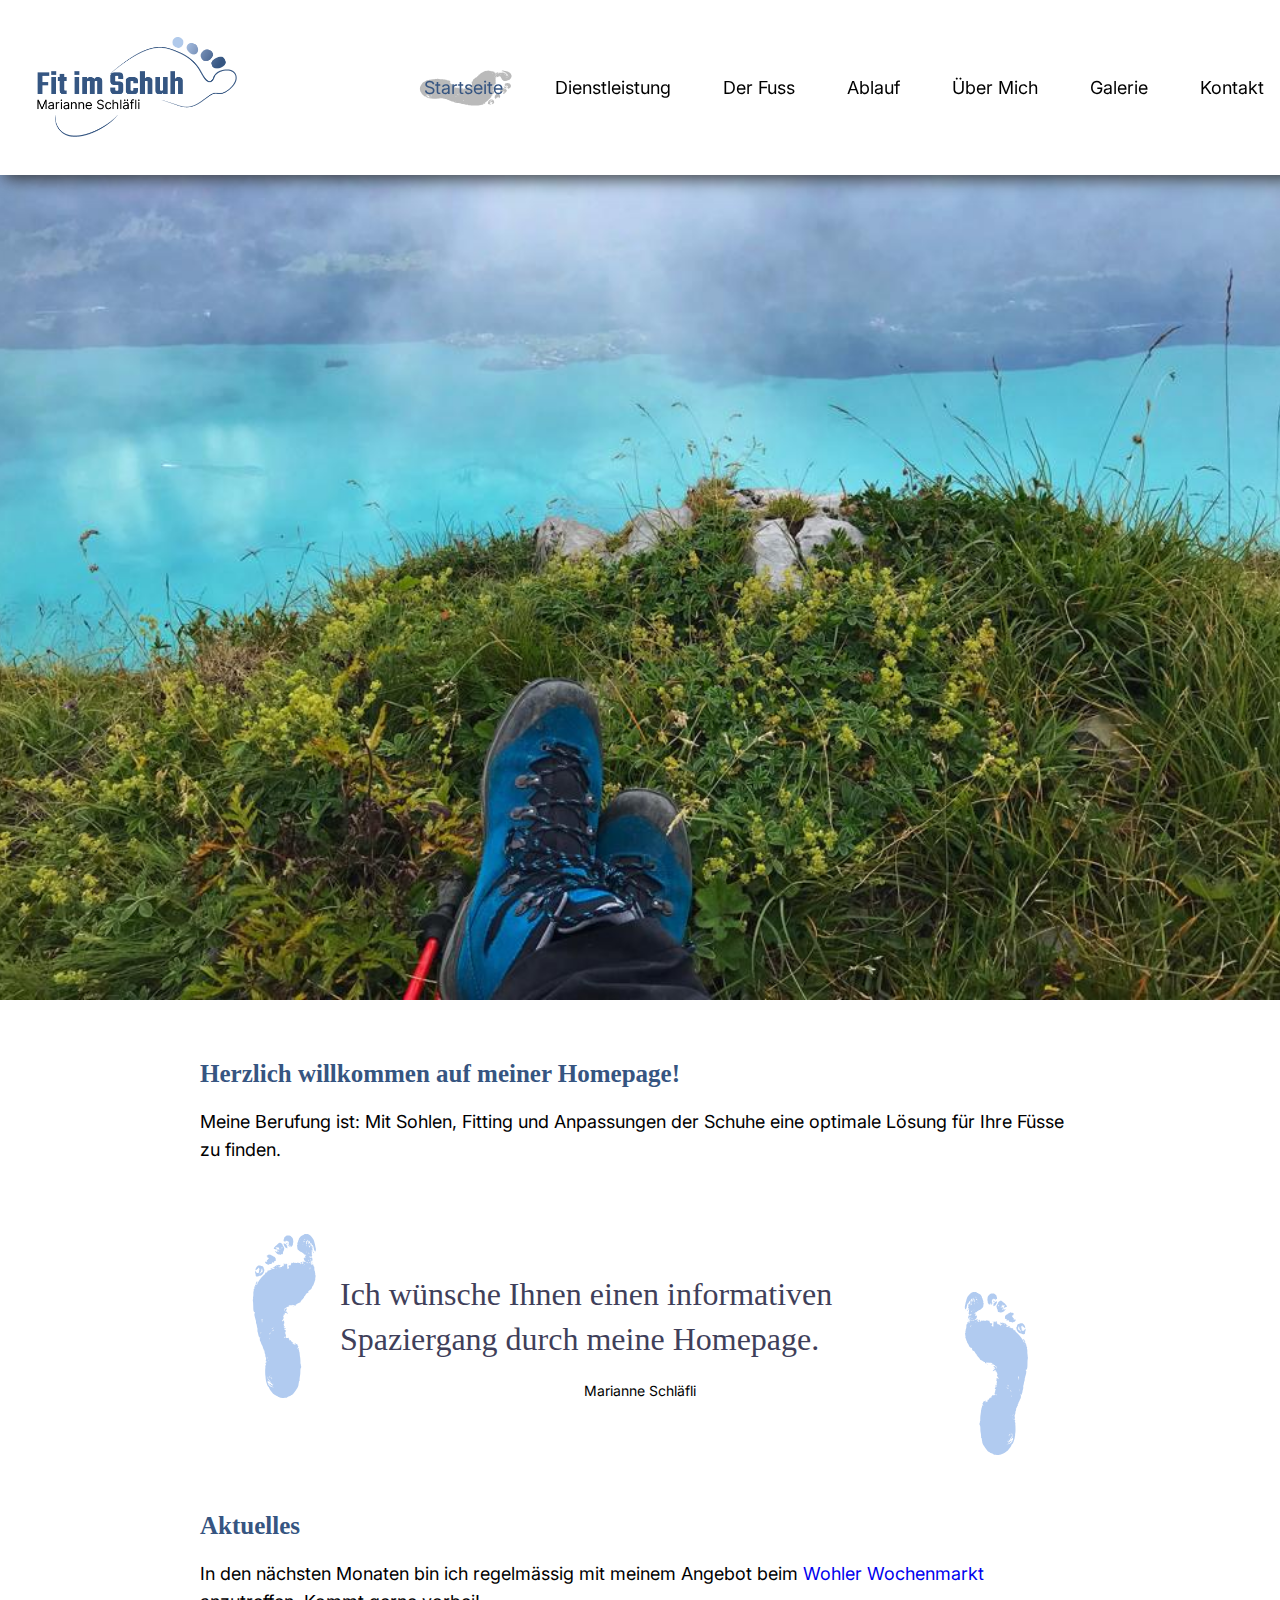
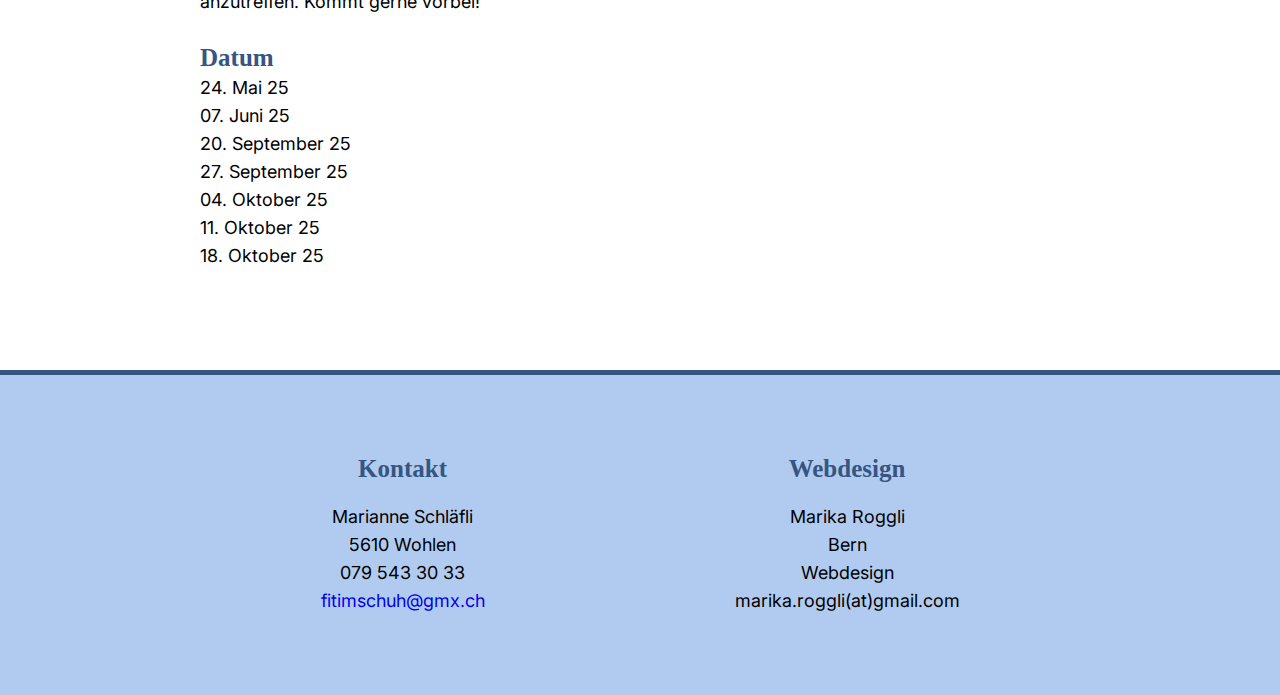
<file: index.html>
<!DOCTYPE html>
<html lang="de" dir="ltr">
    <head>
        <meta charset="utf-8">
        <meta name="viewport" content="width=device-width, initial-scale=1">
        <meta name="keywords"
            content="Fit im Schuh, Marianne Schläfli, Wohlen, Sohlen, Fitting, Organisieren von Schuhen, Hausbesuche, Fit im Schuh - Marianne Schläfli, Einlagen nach Mass, Ganganalyse, Schuhspezialistin, Schweiz">
        <meta name="google-site-verification" content="HGpnwOj1BhiejB4U1CwIhQHRUU4yH_l0emu3ajUX" />
        <link rel="icon" type="image/png" href="img/favicon.png">
        <title>Home - Marianne Schläfli</title>
        <!-- Teko -->
        <link rel="preconnect" href="https://fonts.googleapis.com">
        <link rel="preconnect" href="https://fonts.gstatic.com" crossorigin>
        <link href="https://fonts.googleapis.com/css2?family=Teko:wght@600&display=swap" rel="stylesheet">
        
        <!-- Inter -->
        <link rel="preconnect" href="https://fonts.googleapis.com">
        <link rel="preconnect" href="https://fonts.gstatic.com" crossorigin>
        <link href="https://fonts.googleapis.com/css2?family=Inter:wght@100;200;300;400;500;600;700;800;900&display=swap" rel="stylesheet">

        <!-- CSS -->
        <link href="css/style.css" rel="stylesheet">
        <link rel="stylesheet" href="https://cdnjs.cloudflare.com/ajax/libs/font-awesome/4.7.0/css/font-awesome.min.css">
    </head>
    <body>
        <header class="shadowHeader">
            <a href="index.html" class="logo">
                <img src="img/Logo.png" alt="Logo Marianne Schläfli Fit im Schuh" style="height: 100px;">
            </a>
            <div class="topnav" id="myTopnav">
                <a href="javascript:void(0);" style="width: 16px;" class="icon" onclick="myFunction()">
                    <i class="fa fa-bars"></i>
                </a>
                    <a class="categorieeins active" href="index.html">Startseite</a>
                    <a class="categoriezwei" href="dienstleistungen.html">Dienstleistung</a>
                    <a class="categorieeins" href="fuss.html">Der Fuss</a>
                    <a class="categoriezwei" href="ablauf.html">Ablauf</a>
                    <a class="categorieeins" href="uebermich.html">Über Mich</a>
                    <a class="categoriezwei" href="galerie.html">Galerie</a>
                    <a class="categorieeins" href="kontakt.html">Kontakt</a>
                </div>
        </header>
        <div class="header headerImg1">
        </div>
        <section class="container center">
            <div class="Text">
                <h3> Herzlich willkommen auf meiner Homepage!</h3>
                <p>Meine Berufung ist: Mit Sohlen, Fitting und Anpassungen der Schuhe eine optimale Lösung für Ihre Füsse zu finden.</p>
            </div>
        </section>
        <section class="container Text center">
            <blockquote>Ich wünsche Ihnen einen informativen Spaziergang durch meine Homepage.</blockquote>
            <cite>Marianne Schläfli</cite>
        </section>
        <section class="container center">
            <div class="Text">
                <h3>Aktuelles</h3>
                <p>In den nächsten Monaten bin ich regelmässig mit meinem Angebot beim <a target="_blank" href="https://wohler-wochenmarkt.ch/">Wohler Wochenmarkt</a> anzutreffen. Kommt gerne vorbei! <br><br>
                <strong>Datum</strong><br>
                    24. Mai 25 <br>
                    07. Juni 25 <br>
                    20. September 25 <br>
                    27. September 25 <br>
                    04. Oktober 25 <br>
                    11. Oktober 25 <br>
                    18. Oktober 25 <br>
                    </p>
            </div>
        </section>
        <div class="Line"></div>
        <footer>
            <div class="FooterText">
                <h3 style="text-align: center;">Kontakt</h3>
                <p style="text-align: center;">Marianne Schläfli<br>
                    5610 Wohlen<br>
                    079 543 30 33 <br>
                    <a href="mailto:mailto:fitimschuh@gmx.ch">fitimschuh@gmx.ch</a>
                </p>
            </div>
            <div>
                <h3 style="text-align: center;">Webdesign</h3>
                <p style="text-align: center;">Marika Roggli<br>
                    Bern<br>
                    Webdesign<br>
                    marika.roggli(at)gmail.com
                </p>
            </div>
        </footer>
    </body>
</html>

<script>
    function myFunction() {
      var x = document.getElementById("myTopnav");
      if (x.className === "topnav") {
        x.className += " responsive";
      } else {
        x.className = "topnav";
      }
    }
</script>
</file>
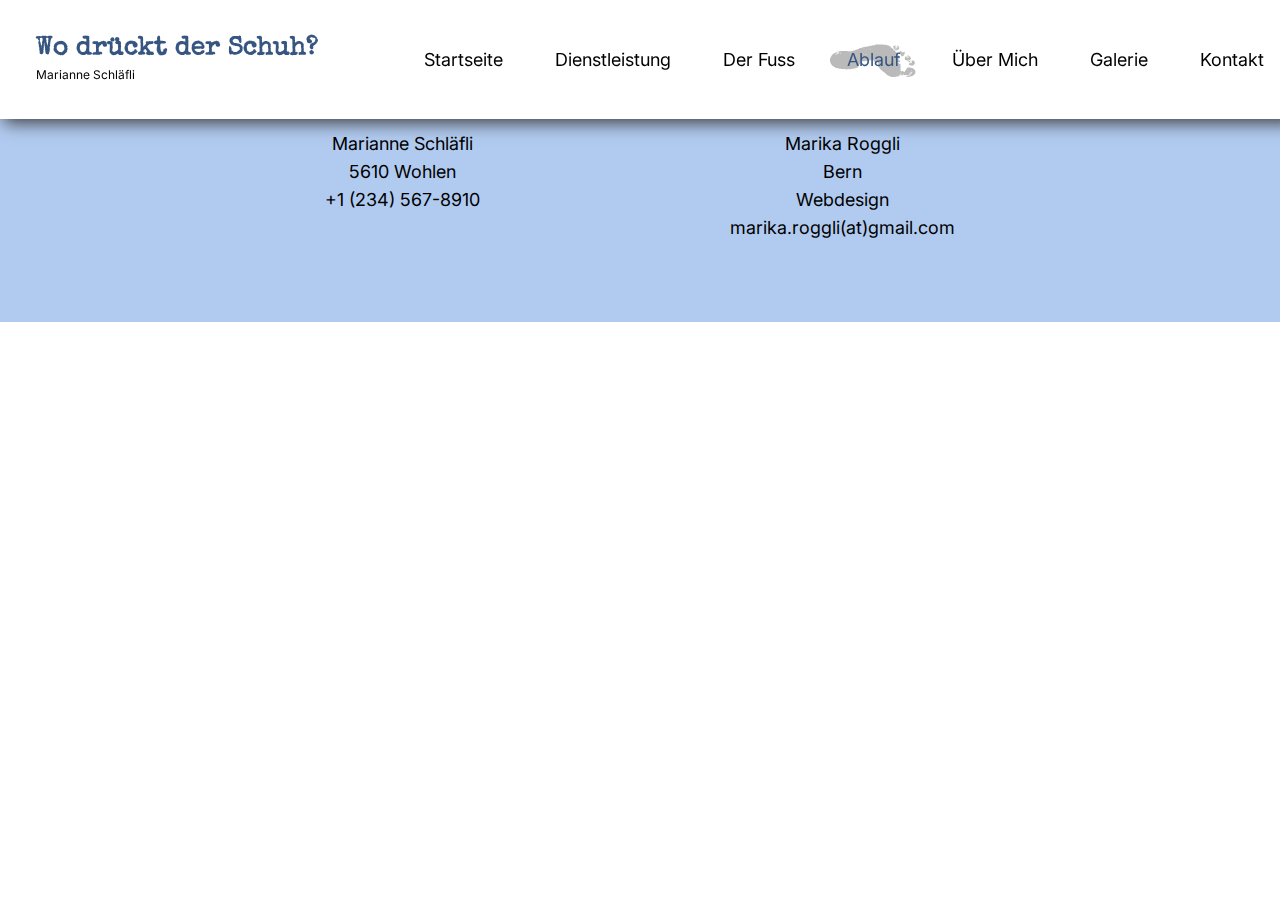
<file: ablauf.html>
<!DOCTYPE html>
<html lang="de" dir="ltr">
    <head>
        <meta charset="utf-8">
        <meta name="viewport" content="width=device-width, initial-scale=1">
        <title>Der Fuss - Marianne Schläfli</title>
        <!-- Gurajada -->
        <link rel="preconnect" href="https://fonts.googleapis.com">
        <link rel="preconnect" href="https://fonts.gstatic.com" crossorigin>
        <link href="https://fonts.googleapis.com/css2?family=Gurajada&display=swap" rel="stylesheet">

        <link rel="preconnect" href="https://fonts.googleapis.com">
        <link rel="preconnect" href="https://fonts.gstatic.com" crossorigin>
        <link href="https://fonts.googleapis.com/css2?family=Special+Elite&display=swap" rel="stylesheet">
        
        <!-- Inter -->
        <link rel="preconnect" href="https://fonts.googleapis.com">
        <link rel="preconnect" href="https://fonts.gstatic.com" crossorigin>
        <link href="https://fonts.googleapis.com/css2?family=Inter:wght@100;200;300;400;500;600;700;800;900&display=swap" rel="stylesheet">

        <!-- CSS -->
        <link href="style.css" rel="stylesheet">
        <link rel="stylesheet" href="https://cdnjs.cloudflare.com/ajax/libs/font-awesome/4.7.0/css/font-awesome.min.css">
    </head>
    <body>
        <header class="shadowHeader">
            <a href="#default" class="logo">
                <h1>Wo drückt der Schuh?</h1>
                <h2>Marianne Schläfli</h2>
            </a>
            <div class="topnav" id="myTopnav">
                <a href="javascript:void(0);" style="width: 16px;" class="icon" onclick="myFunction()">
                    <i class="fa fa-bars"></i>
                </a>
                    <a class="categorieeins" href="index.html">Startseite</a>
                    <a class="categoriezwei" href="dienstleistungen.html">Dienstleistung</a>
                    <a class="categorieeins" href="fuss.html">Der Fuss</a>
                    <a class="categoriezwei active" href="ablauf.html">Ablauf</a>
                    <a class="categorieeins" href="#überMich">Über Mich</a>
                    <a class="categoriezwei" href="#galerie">Galerie</a>
                    <a class="categorieeins" href="#kontakt">Kontakt</a>
                </div>
        </header>
        <div class="headerImg">
        </div>

        <div class="Line"></div>
        <footer>
            <div class="FooterText">
                <h3 style="text-align: center;">Kontakt</h3>
                <p style="text-align: center;">Marianne Schläfli<br>
                    5610 Wohlen<br>
                    +1 (234) 567-8910
                </p>
            </div>
            <div>
                <h3 style="text-align: center;">Webdesign</h3>
                <p style="text-align: center;">Marika Roggli<br>
                    Bern<br>
                    Webdesign<br>
                    marika.roggli(at)gmail.com
                </p>
            </div>
        </footer>
    </body>
</html>

<script>
    function myFunction() {
      var x = document.getElementById("myTopnav");
      if (x.className === "topnav") {
        x.className += " responsive";
      } else {
        x.className = "topnav";
      }
    }
</script>
</file>
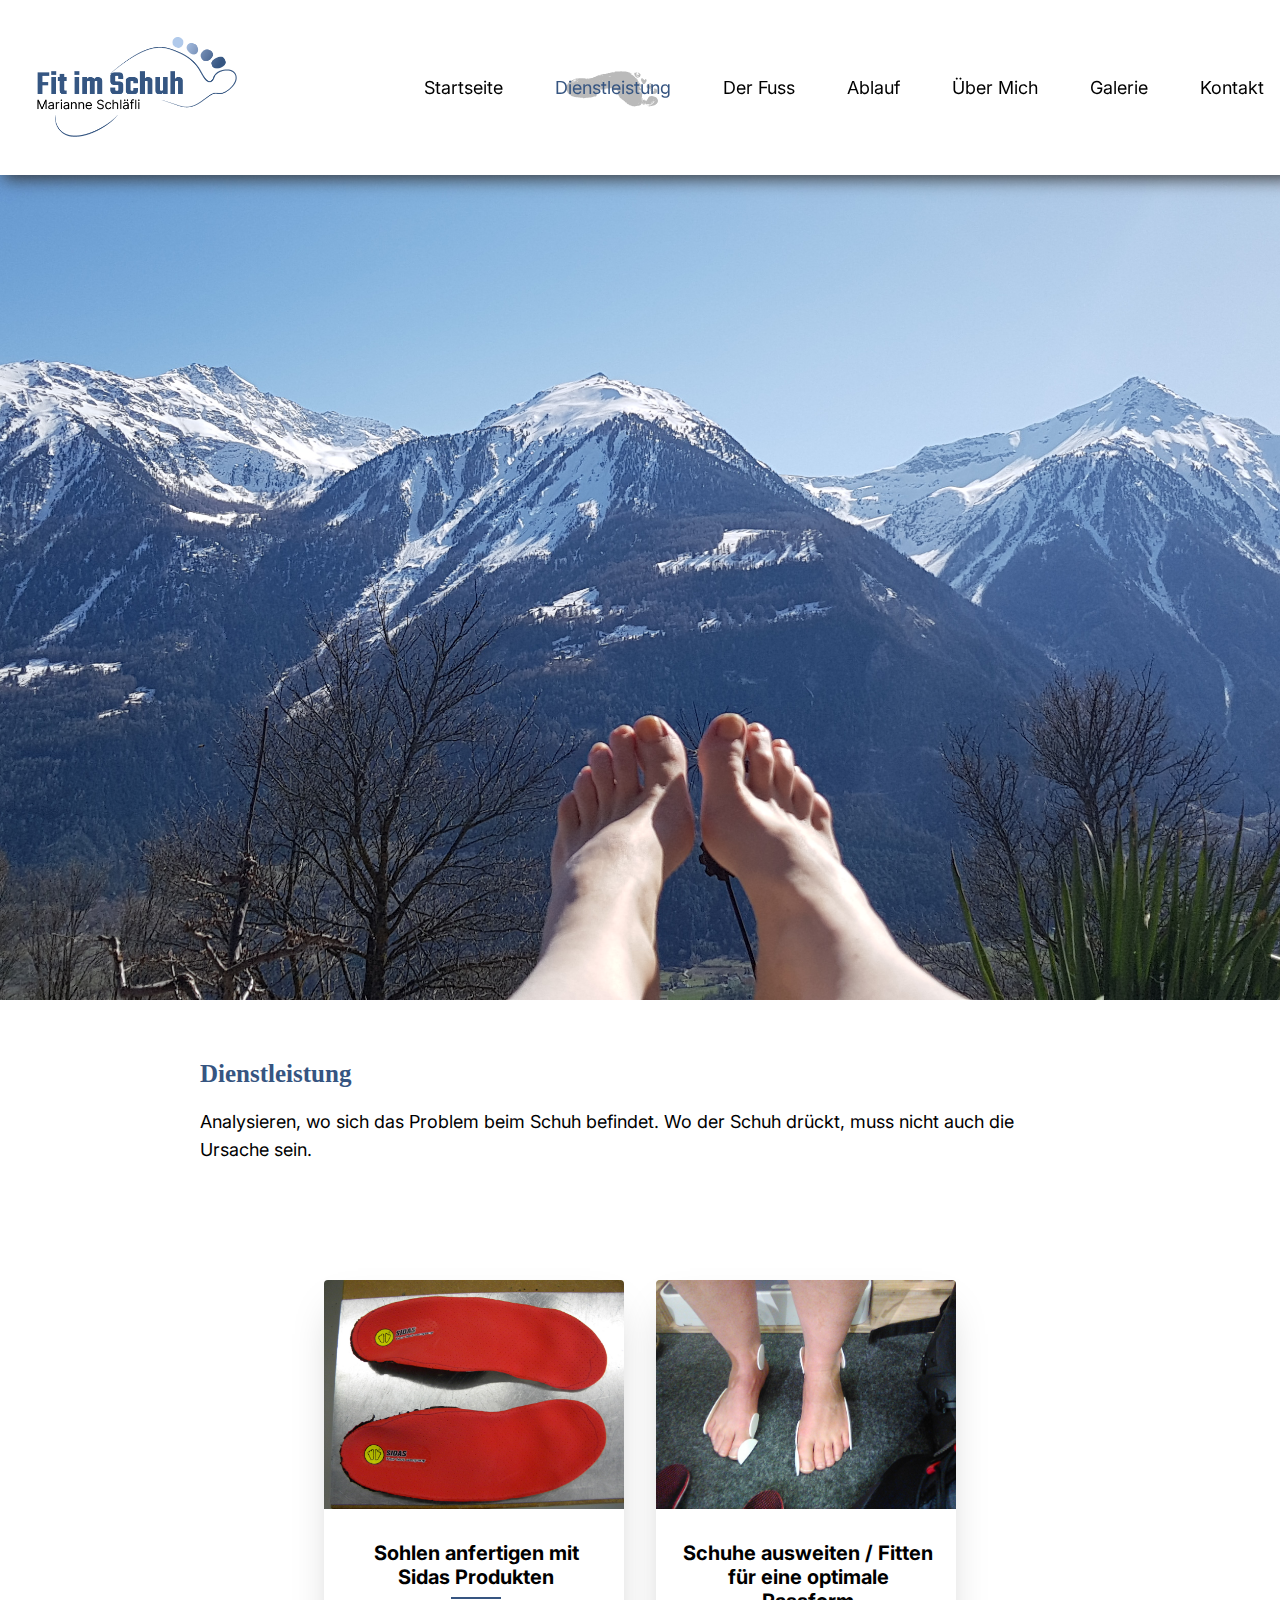
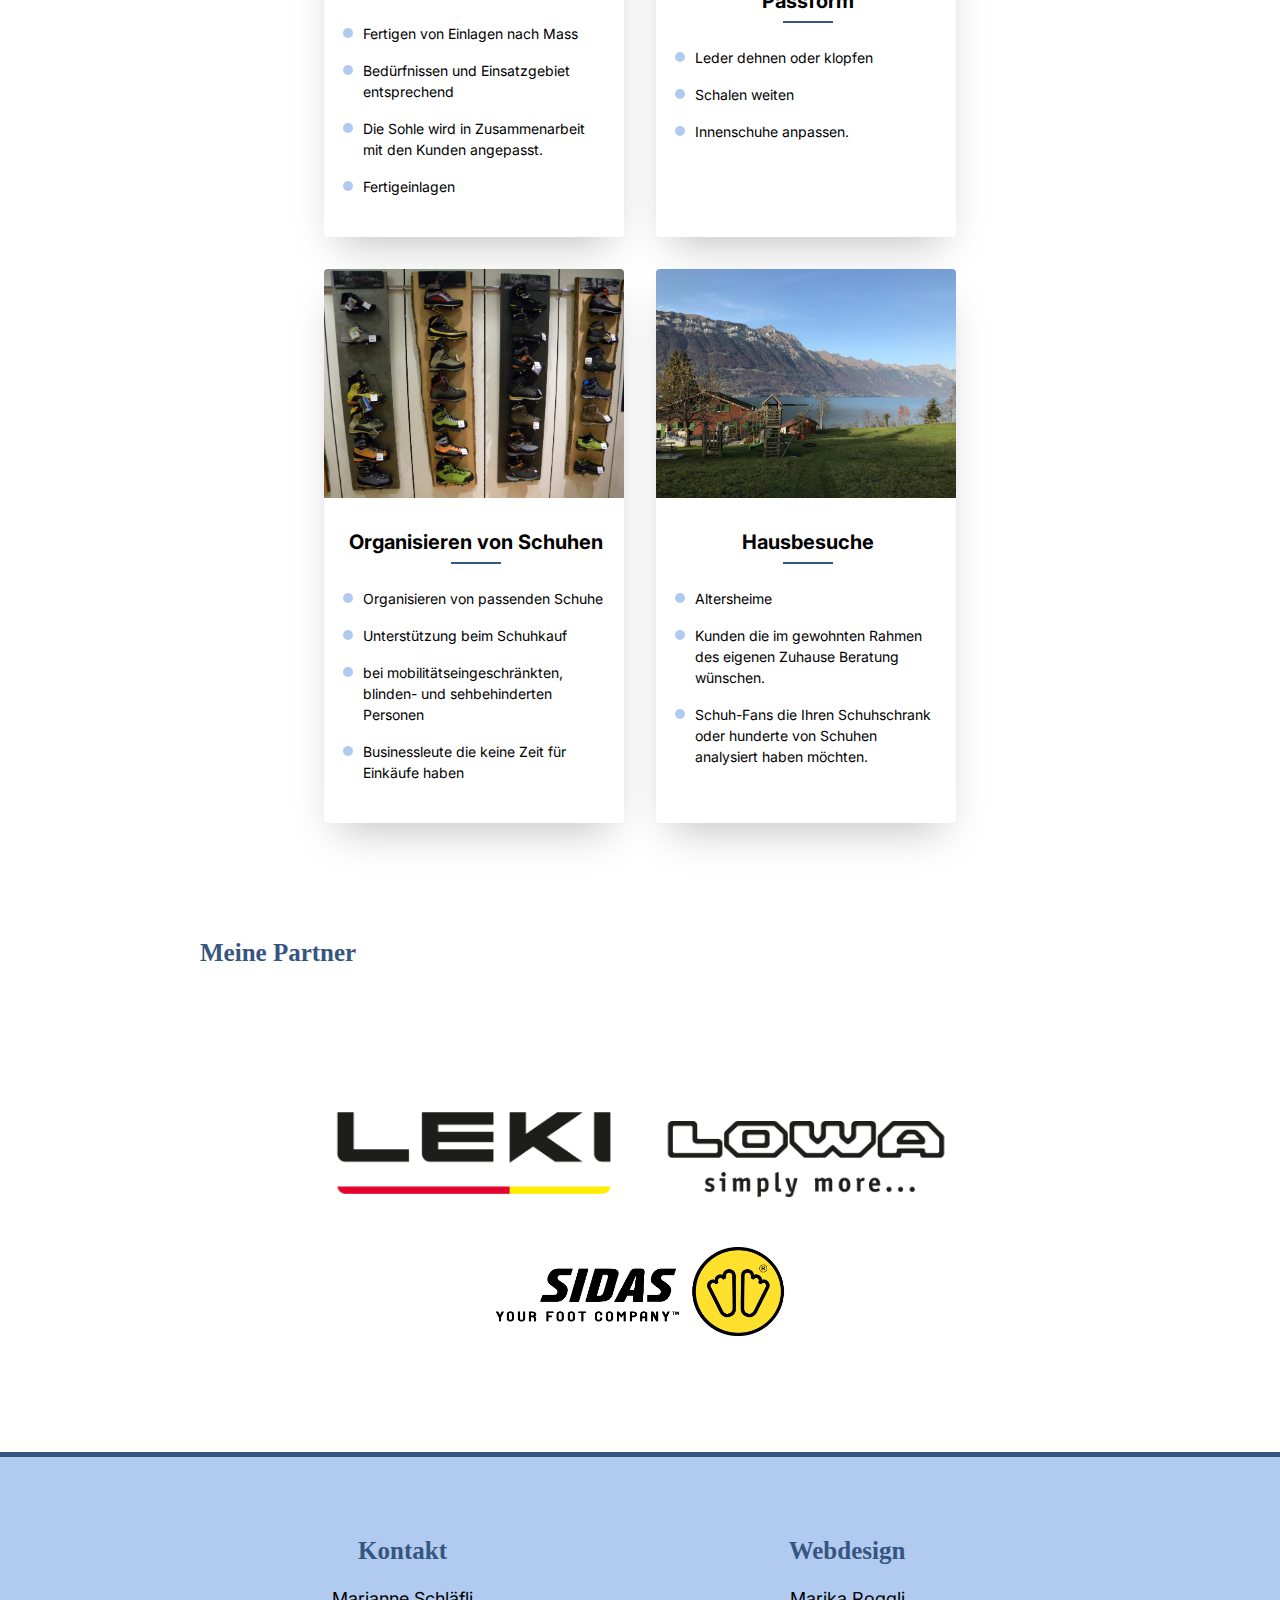
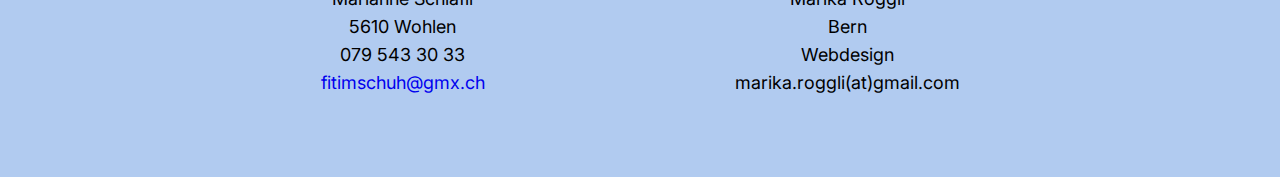
<file: dienstleistungen.html>
<!DOCTYPE html>
<html lang="de" dir="ltr">

<head>
  <meta charset="utf-8">
  <meta name="viewport" content="width=device-width, initial-scale=1">
  <link rel="icon" type="image/png" href="img/favicon.png">
  <title>Dienstleistungen - Marianne Schläfli</title>
  <!-- Teko -->
  <link rel="preconnect" href="https://fonts.googleapis.com">
  <link rel="preconnect" href="https://fonts.gstatic.com" crossorigin>
  <link href="https://fonts.googleapis.com/css2?family=Teko:wght@600&display=swap" rel="stylesheet">

  <!-- Inter -->
  <link rel="preconnect" href="https://fonts.googleapis.com">
  <link rel="preconnect" href="https://fonts.gstatic.com" crossorigin>
  <link href="https://fonts.googleapis.com/css2?family=Inter:wght@100;200;300;400;500;600;700;800;900&display=swap"
    rel="stylesheet">

  <!-- CSS -->
  <link href="css/style.css" rel="stylesheet">
  <link rel="stylesheet" href="https://cdnjs.cloudflare.com/ajax/libs/font-awesome/4.7.0/css/font-awesome.min.css">
</head>

<body>
  <header class="shadowHeader">
    <a href="index.html" class="logo">
      <img src="img/Logo.png" alt="Logo Marianne Schläfli Fit im Schuh" style="height: 100px;">
    </a>
    <div class="topnav" id="myTopnav">
      <a href="javascript:void(0);" style="width: 16px;" class="icon" onclick="myFunction()">
        <i class="fa fa-bars"></i>
      </a>
      <a class="categorieeins" href="index.html">Startseite</a>
      <a class="categoriezwei active" href="dienstleistungen.html">Dienstleistung</a>
      <a class="categorieeins" href="fuss.html">Der Fuss</a>
      <a class="categoriezwei" href="ablauf.html">Ablauf</a>
      <a class="categorieeins" href="uebermich.html">Über Mich</a>
      <a class="categoriezwei" href="galerie.html">Galerie</a>
      <a class="categorieeins" href="kontakt.html">Kontakt</a>
    </div>
  </header>
  <div class="header headerImg2">
  </div>
  <section class="container">
    <div class="Text">
      <h3>Dienstleistung</h3>
      <p>Analysieren, wo sich das Problem beim Schuh befindet.
        Wo der Schuh drückt, muss nicht auch die Ursache sein.</p>
    </div>
    <div class="cards">
      <li class="cards_item">
        <div class="cardnew maxwidth">
          <div class="card_image">
            <img src="img/DSCN9586.JPG" alt="Sidas Einlagen." />
            <!--        <span class="card_price"><span>$</span>18</span> -->
          </div>
          <div class="card_content">
            <h2 class="card_title">Sohlen anfertigen mit Sidas Produkten</h2>
            <div class="card_text">
              <!--          <p>test text</p>
                      <hr /> -->
              <ul>
                <li>
                  <p>Fertigen von Einlagen nach Mass</p>
                </li>
                <li>
                  <p>Bedürfnissen und Einsatzgebiet entsprechend</p>
                </li>
                <li>
                  <p>Die Sohle wird in Zusammenarbeit mit den Kunden angepasst.</p>
                </li>
                <li>
                  <p>Fertigeinlagen</p>
                </li>
              </ul>
            </div>
          </div>
        </div>
      </li>
      <li class="cards_item">
        <div class="cardnew maxwidth">
          <div class="card_image">
            <img src="img/IMG_0028_4.jpg" alt="Schuhe ausweiten - Fitten" />
          </div>
          <div class="card_content">
            <h2 class="card_title">Schuhe ausweiten / Fitten für eine optimale Passform</h2>
            <div class="card_text">
              <ul>
                <li>
                  <p>Leder dehnen oder klopfen</p>
                </li>
                <li>
                  <p>Schalen weiten</p>
                </li>
                <li>
                  <p>Innenschuhe anpassen.</p>
                </li>
              </ul>
            </div>
          </div>
        </div>
      </li>
      <li class="cards_item">
        <div class="cardnew maxwidth">
          <div class="card_image">
            <img src="img/DSCN0833.JPG" alt="Organisieren von Schuhen" />
          </div>
          <div class="card_content">
            <h2 class="card_title">Organisieren von Schuhen</h2>
            <div class="card_text">
              <ul>
                <li>
                  <p>Organisieren von passenden Schuhe</p>
                </li>
                <li>
                  <p>Unterstützung beim Schuhkauf</p>
                </li>
                <li>
                  <p>bei mobilitätseingeschränkten, blinden- und sehbehinderten Personen</p>
                </li>
                <li>
                  <p>Businessleute die keine Zeit für Einkäufe haben</p>
                </li>
              </ul>
            </div>
          </div>
        </div>
      </li>
      <li class="cards_item">
        <div class="cardnew maxwidth">
          <div class="card_image">
            <img src="img/Hausbesuche1.jpg" alt="Hausbesuche" />
          </div>
          <div class="card_content">
            <h2 class="card_title">Hausbesuche</h2>
            <div class="card_text">
              <ul>
                <li>
                  <p>Altersheime</p>
                </li>
                <li>
                  <p>Kunden die im gewohnten Rahmen des eigenen Zuhause Beratung wünschen.</p>
                </li>
                <li>
                  <p>Schuh-Fans die Ihren Schuhschrank oder hunderte von Schuhen analysiert haben möchten.</p>
                </li>
              </ul>
            </div>
          </div>
        </div>
      </li>

    </div>
    <div class="Text">
      <h3>Meine Partner</h3>
    </div>
    <div class="cards">
      <li class="cards_item">
        <div class="cardnew maxwidth" style="box-shadow: none;">
          <div class="card_image" style="height: auto;">
            <img src="img/Logo_LEKI.png" alt="Logo Leki"/>
          </div>
        </div>
      </li>
      <li class="cards_item">
        <div class="cardnew maxwidth" style="box-shadow: none;">
          <div class="card_image" style="height: auto;">
            <img src="img/Logo_Lowa.png" alt="Logo Leki"/>
          </div>
        </div>
      </li>
      <li class="cards_item">
        <div class="cardnew maxwidth" style="box-shadow: none;">
          <div class="card_image" style="height: auto;">
            <img src="img/logo_sidas.jpg" alt="Logo Sidas"/>
          </div>
        </div>
      </li>
    </div>
  </section>
  <div class="Line"></div>
  <footer>
    <div class="FooterText">
      <h3 style="text-align: center;">Kontakt</h3>
      <p style="text-align: center;">Marianne Schläfli<br>
        5610 Wohlen<br>
        079 543 30 33 <br>
        <a href="mailto:mailto:fitimschuh@gmx.ch">fitimschuh@gmx.ch</a>
      </p>
    </div>
    <div>
      <h3 style="text-align: center;">Webdesign</h3>
      <p style="text-align: center;">Marika Roggli<br>
        Bern<br>
        Webdesign<br>
        marika.roggli(at)gmail.com
      </p>
    </div>
  </footer>
</body>

</html>

<script>
  function myFunction() {
    var x = document.getElementById("myTopnav");
    if (x.className === "topnav") {
      x.className += " responsive";
    } else {
      x.className = "topnav";
    }
  }
</script>
</file>
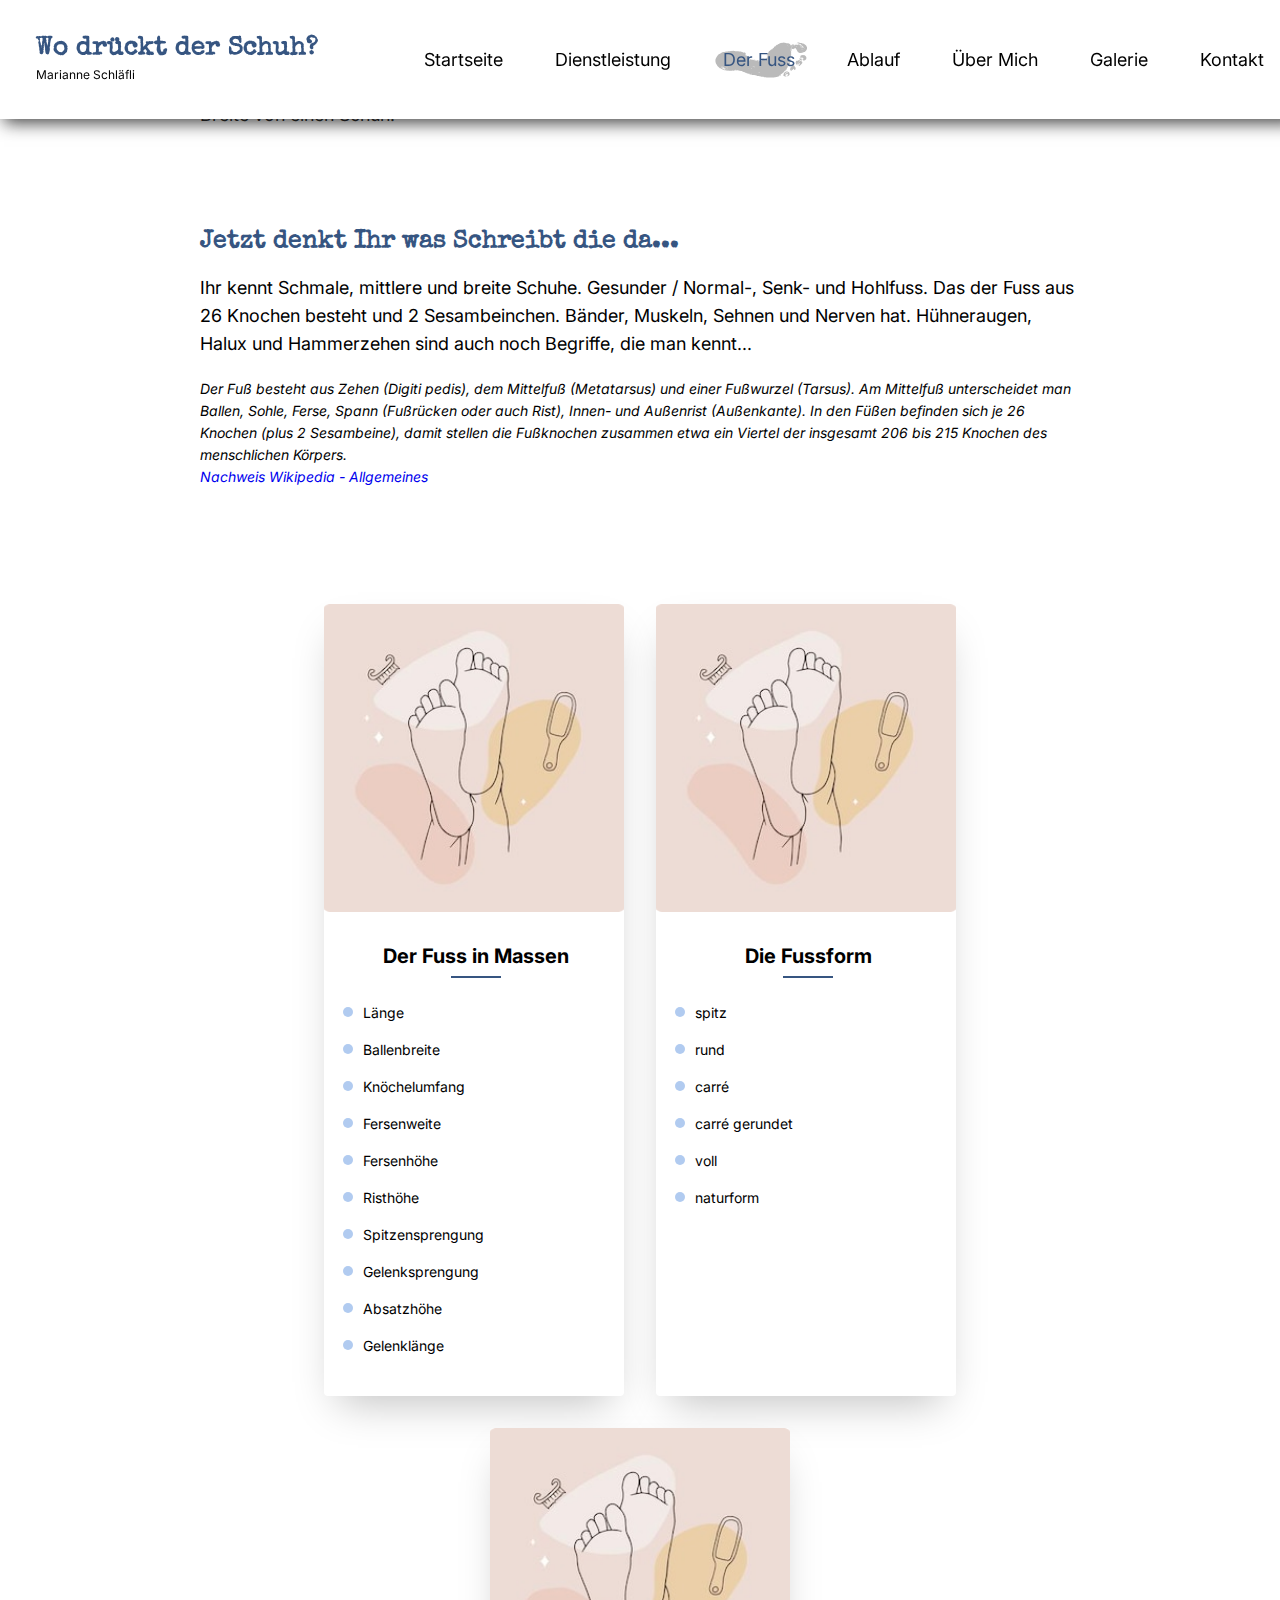
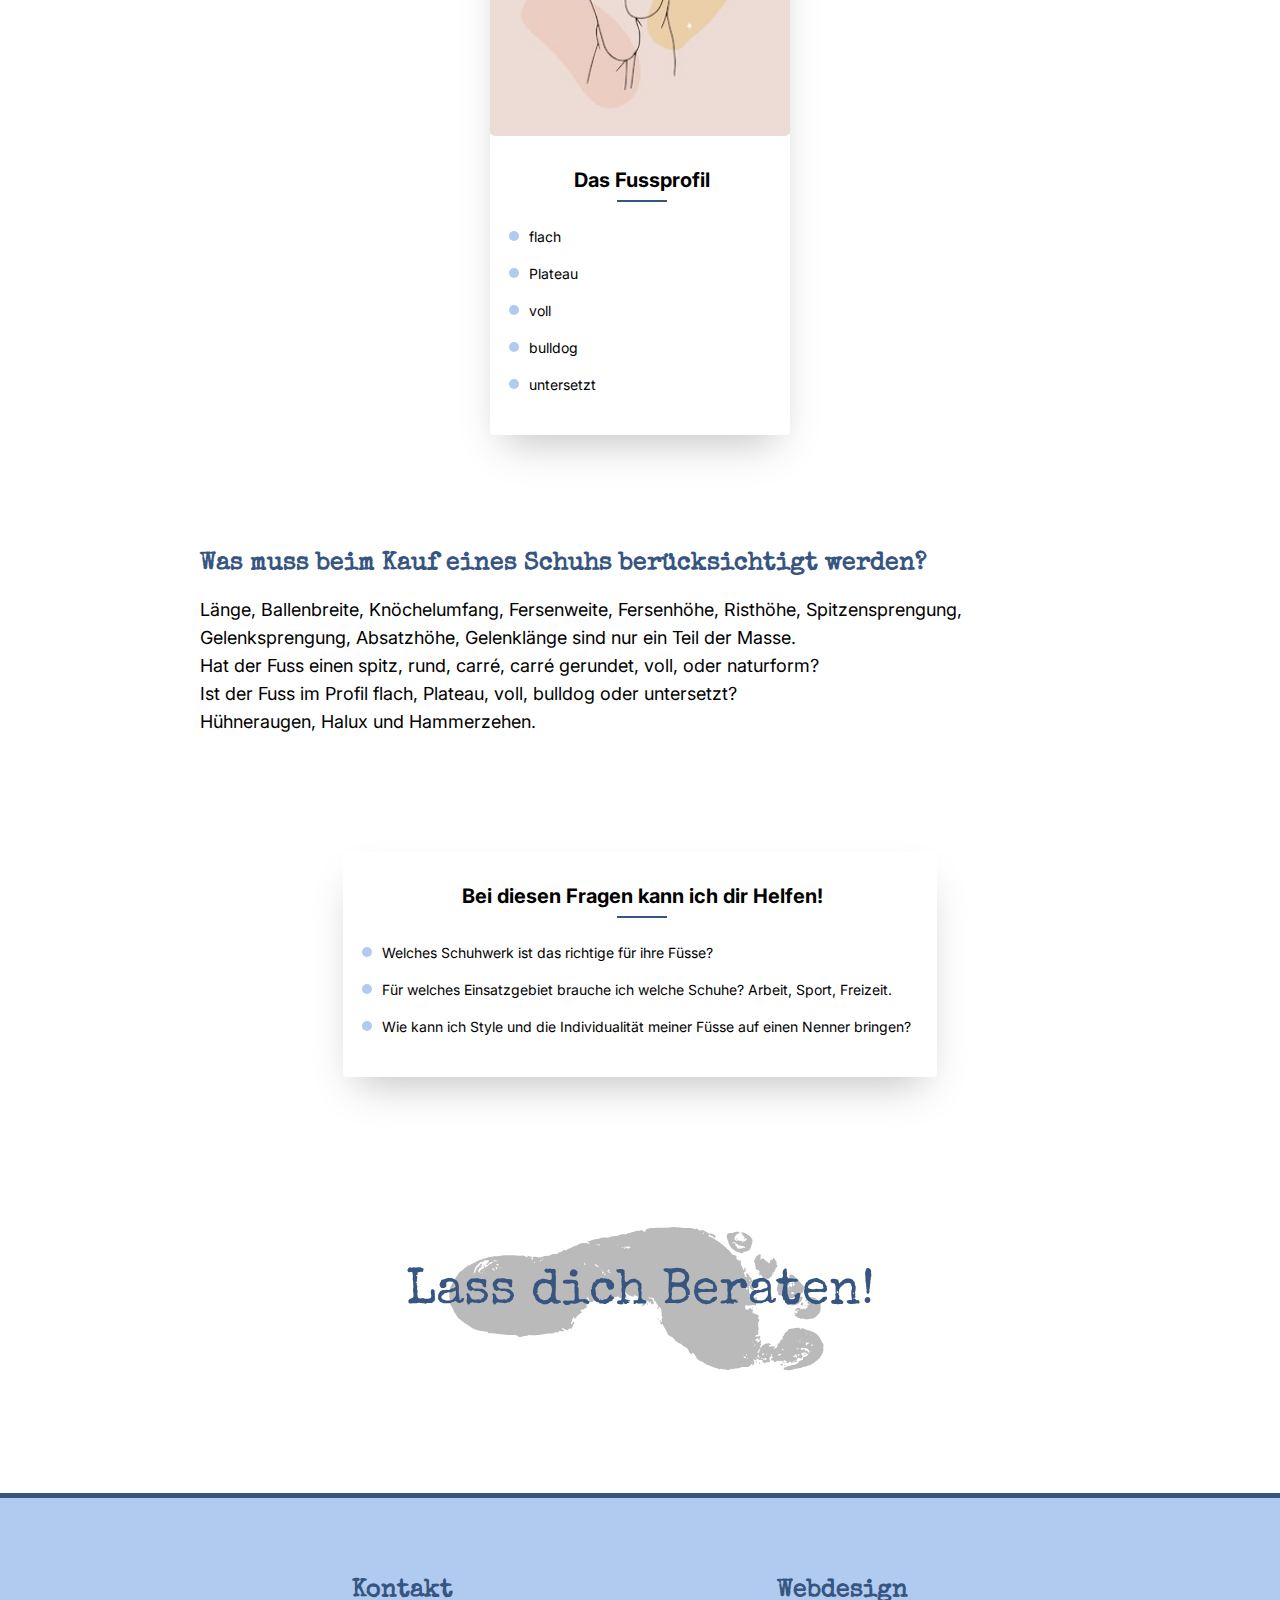
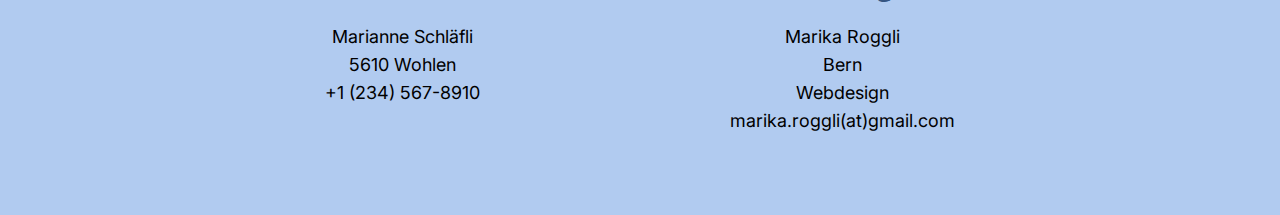
<file: fuss.html>
<!DOCTYPE html>
<html lang="de" dir="ltr">
    <head>
        <meta charset="utf-8">
        <meta name="viewport" content="width=device-width, initial-scale=1">
        <title>Der Fuss - Marianne Schläfli</title>
        <!-- Gurajada -->
        <link rel="preconnect" href="https://fonts.googleapis.com">
        <link rel="preconnect" href="https://fonts.gstatic.com" crossorigin>
        <link href="https://fonts.googleapis.com/css2?family=Gurajada&display=swap" rel="stylesheet">

        <link rel="preconnect" href="https://fonts.googleapis.com">
        <link rel="preconnect" href="https://fonts.gstatic.com" crossorigin>
        <link href="https://fonts.googleapis.com/css2?family=Special+Elite&display=swap" rel="stylesheet">
        
        <!-- Inter -->
        <link rel="preconnect" href="https://fonts.googleapis.com">
        <link rel="preconnect" href="https://fonts.gstatic.com" crossorigin>
        <link href="https://fonts.googleapis.com/css2?family=Inter:wght@100;200;300;400;500;600;700;800;900&display=swap" rel="stylesheet">

        <!-- CSS -->
        <link href="style.css" rel="stylesheet">
        <link rel="stylesheet" href="https://cdnjs.cloudflare.com/ajax/libs/font-awesome/4.7.0/css/font-awesome.min.css">
    </head>
    <body>
        <header class="shadowHeader">
            <a href="#default" class="logo">
                <h1>Wo drückt der Schuh?</h1>
                <h2>Marianne Schläfli</h2>
            </a>
            <div class="topnav" id="myTopnav">
                <a href="javascript:void(0);" style="width: 16px;" class="icon" onclick="myFunction()">
                    <i class="fa fa-bars"></i>
                </a>
                    <a class="categorieeins" href="index.html">Startseite</a>
                    <a class="categoriezwei" href="dienstleistungen.html">Dienstleistung</a>
                    <a class="categorieeins active" href="fuss.html">Der Fuss</a>
                    <a class="categoriezwei" href="ablauf.html">Ablauf</a>
                    <a class="categorieeins" href="#überMich">Über Mich</a>
                    <a class="categoriezwei" href="#galerie">Galerie</a>
                    <a class="categorieeins" href="#kontakt">Kontakt</a>
                </div>
        </header>
        <div class="headerImg">
        </div>
        <section class="container">
            <div class="Text">
                <h3>Eckdaten eines Fusses</h3>
                <p>Viele Leute glauben immer noch das Länge und Breite den Schuh ausmachen. Und wundern sich, dass die Schuhe nicht passen.
                    Doch wieso passt der Schuh nicht? Weil es weit mehr gibt als nur die Länge und die Breite von einen Schuh.</p>
            </div>
            <div class="Text">
                <h3>Jetzt denkt Ihr was Schreibt die da...</h3>
                <p>Ihr kennt Schmale, mittlere und breite Schuhe. Gesunder / Normal-, Senk- und Hohlfuss.
                    Das der Fuss aus 26 Knochen besteht und 2 Sesambeinchen. Bänder, Muskeln, Sehnen und Nerven hat.
                    Hühneraugen, Halux und Hammerzehen sind auch noch Begriffe, die man kennt...</p>
                <p style="font-size: 14px; font-style: italic; padding-top: 20px; line-height: 22px;">Der Fuß besteht aus Zehen (Digiti pedis), dem Mittelfuß (Metatarsus) und einer Fußwurzel (Tarsus). 
                    Am Mittelfuß unterscheidet man Ballen, Sohle, Ferse, Spann (Fußrücken oder auch Rist), Innen- und Außenrist (Außenkante). 
                    In den Füßen befinden sich je 26 Knochen (plus 2 Sesambeine), damit stellen die Fußknochen zusammen etwa ein Viertel der 
                    insgesamt 206 bis 215 Knochen des menschlichen Körpers. <br> <a target="_blank" href="https://de.wikipedia.org/wiki/Fu%C3%9F">Nachweis Wikipedia - Allgemeines</a></p>
            </div>
            <div class="cards">
                <li class="cards_item">
                    <div class="cardnew maxwidth">
                      <div class="card_image">
                        <img src="img/test.png" alt="Sidas Einlagen." />
                <!--        <span class="card_price"><span>$</span>18</span> -->
                      </div>
                      <div class="card_content">
                        <h2 class="card_title">Der Fuss in Massen</h2>
                        <div class="card_text">
                <!--          <p>test text</p>
                          <hr /> -->
                          <ul>
                            <li><p>Länge</p></li>
                            <li><p>Ballenbreite</p></li>
                            <li><p>Knöchelumfang</p></li>
                            <li><p>Fersenweite</p></li>
                            <li><p>Fersenhöhe</p></li>
                            <li><p>Risthöhe</p></li>
                            <li><p>Spitzensprengung</p></li>
                            <li><p>Gelenksprengung</p></li>
                            <li><p>Absatzhöhe</p></li>
                            <li><p>Gelenklänge</p></li>
                        </ul>
                        </div>
                      </div>
                    </div>
                  </li>
                  <li class="cards_item">
                    <div class="cardnew maxwidth">
                      <div class="card_image">
                        <img src="img/test.png" alt="Sidas Einlagen." />
                <!--        <span class="card_price"><span>$</span>18</span> -->
                      </div>
                      <div class="card_content">
                        <h2 class="card_title">Die Fussform</h2>
                        <div class="card_text">
                <!--          <p>test text</p>
                          <hr /> -->
                          <ul>
                            <li><p>spitz</p></li>
                            <li><p>rund</p></li>
                            <li><p>carré</p></li>
                            <li><p>carré gerundet</p></li>
                            <li><p>voll</p></li>
                            <li><p>naturform</p></li>
                        </ul>
                        </div>
                      </div>
                    </div>
                  </li>
                  <li class="cards_item">
                    <div class="cardnew maxwidth">
                      <div class="card_image">
                        <img src="img/test.png" alt="Sidas Einlagen." />
                <!--        <span class="card_price"><span>$</span>18</span> -->
                      </div>
                      <div class="card_content">
                        <h2 class="card_title">Das Fussprofil</h2>
                        <div class="card_text">
                <!--          <p>test text</p>
                          <hr /> -->
                          <ul>
                            <li><p>flach</p></li>
                            <li><p>Plateau</p></li>
                            <li><p>voll</p></li>
                            <li><p>bulldog</p></li>
                            <li><p>untersetzt</p></li>
                        </ul>
                        </div>
                      </div>
                    </div>
                  </li>
            </div>
            
            <div class="Text">
                <h3>Was muss beim Kauf eines Schuhs berücksichtigt werden?</h3>
                <p>Länge, Ballenbreite, Knöchelumfang, Fersenweite, Fersenhöhe, Risthöhe, Spitzensprengung, Gelenksprengung, 
                    Absatzhöhe, Gelenklänge sind nur ein Teil der Masse.<br>
                    Hat der Fuss einen spitz, rund, carré, carré gerundet, voll, oder naturform?<br>
                    Ist der Fuss im Profil flach, Plateau, voll, bulldog oder untersetzt?<br>
                    Hühneraugen, Halux und Hammerzehen.
                    
                    </p>
            </div>
            <div class="cards">
              <li class="cards_item" style="width: 100%;">
                <div class="cardnew" style="width: 70%;">
                  <div class="card_content">
                    <h2 class="card_title">Bei diesen Fragen kann ich dir Helfen!</h2>
                    <div class="card_text">
            <!--          <p>test text</p>
                      <hr /> -->
                      <ul>
                        <li><p>Welches Schuhwerk ist das richtige für ihre Füsse?</p></li>
                        <li><p>Für welches Einsatzgebiet brauche ich welche Schuhe? Arbeit, Sport, Freizeit.</p></li>
                        <li><p>Wie kann ich Style und die Individualität meiner Füsse auf einen Nenner bringen?</p></li>
                    </ul>
                    </div>
                  </div>
                </div>
              </li>
            </div>
            <div class="containerButton" style="width:100%">
              <a href="">Lass dich Beraten!</a>
          </div>
        </section>
        <div class="Line"></div>
        <footer>
            <div class="FooterText">
                <h3 style="text-align: center;">Kontakt</h3>
                <p style="text-align: center;">Marianne Schläfli<br>
                    5610 Wohlen<br>
                    +1 (234) 567-8910
                </p>
            </div>
            <div>
                <h3 style="text-align: center;">Webdesign</h3>
                <p style="text-align: center;">Marika Roggli<br>
                    Bern<br>
                    Webdesign<br>
                    marika.roggli(at)gmail.com
                </p>
            </div>
        </footer>
    </body>
</html>

<script>
    function myFunction() {
      var x = document.getElementById("myTopnav");
      if (x.className === "topnav") {
        x.className += " responsive";
      } else {
        x.className = "topnav";
      }
    }
</script>
</file>
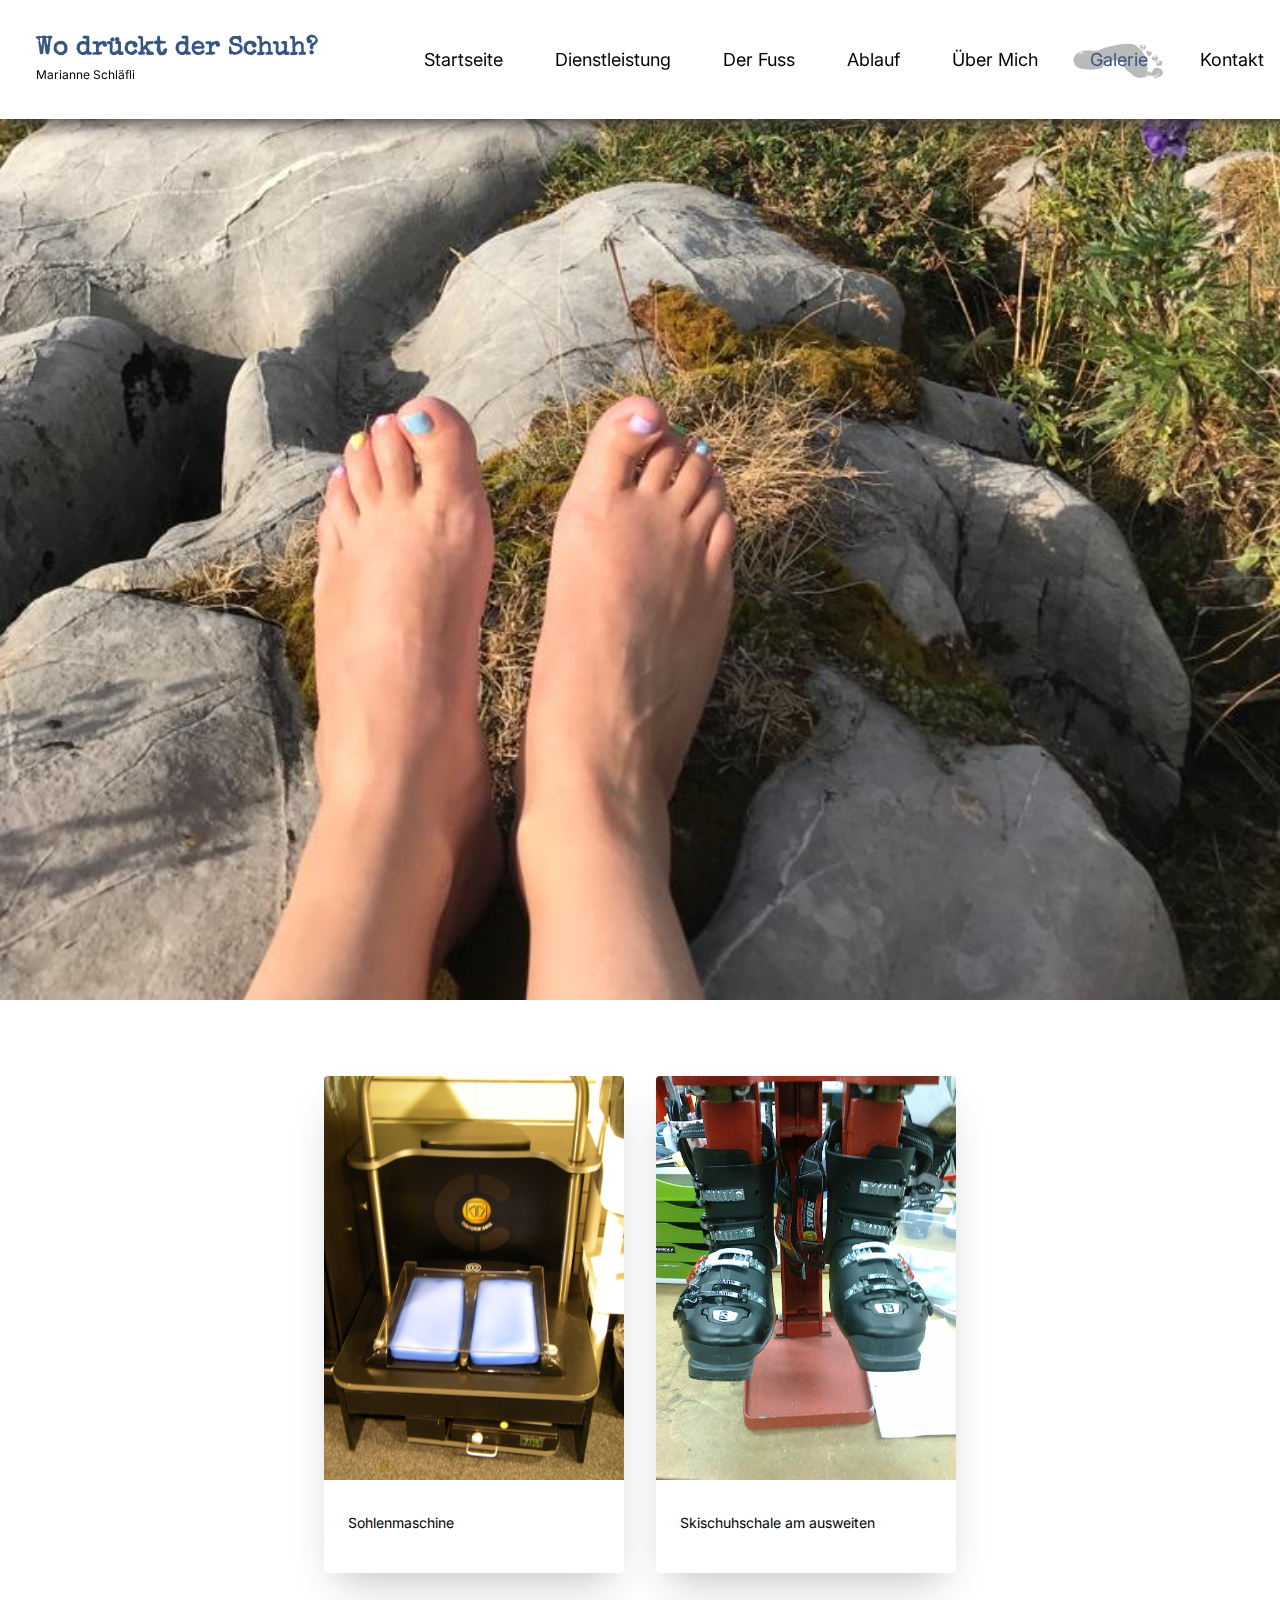
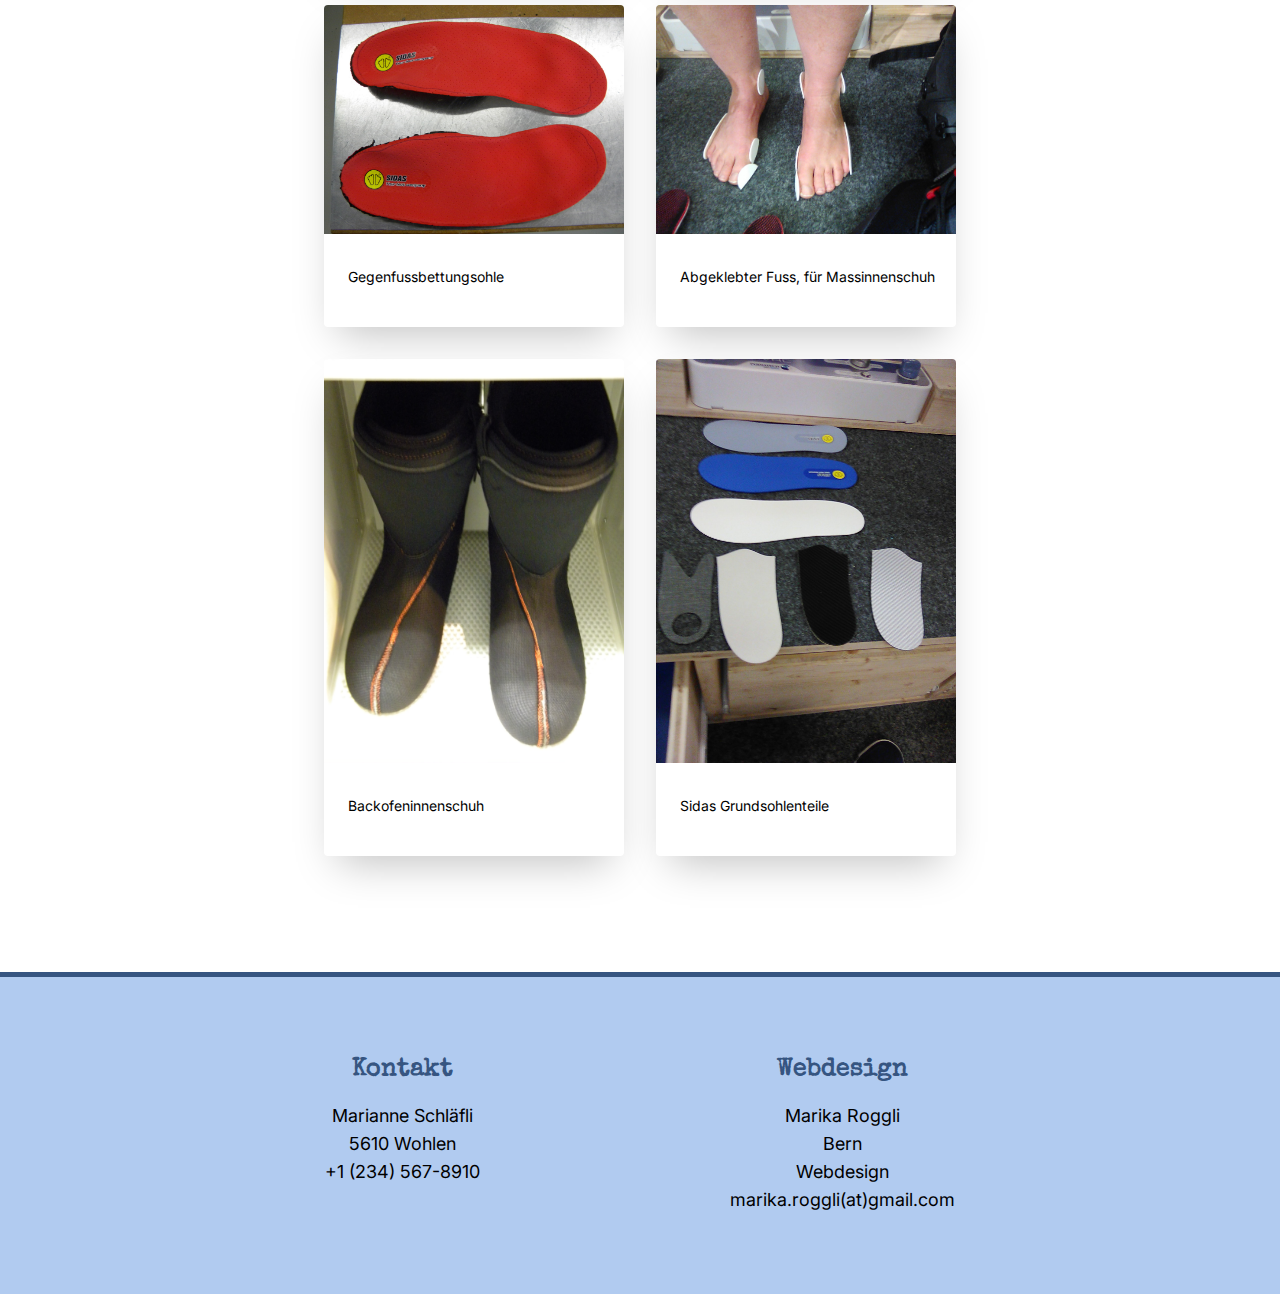
<file: galerie.html>
<!DOCTYPE html>
<html lang="de" dir="ltr">
    <head>
        <meta charset="utf-8">
        <meta name="viewport" content="width=device-width, initial-scale=1">
        <title>Der Fuss - Marianne Schläfli</title>
        <!-- Gurajada -->
        <link rel="preconnect" href="https://fonts.googleapis.com">
        <link rel="preconnect" href="https://fonts.gstatic.com" crossorigin>
        <link href="https://fonts.googleapis.com/css2?family=Gurajada&display=swap" rel="stylesheet">

        <link rel="preconnect" href="https://fonts.googleapis.com">
        <link rel="preconnect" href="https://fonts.gstatic.com" crossorigin>
        <link href="https://fonts.googleapis.com/css2?family=Special+Elite&display=swap" rel="stylesheet">
        
        <!-- Inter -->
        <link rel="preconnect" href="https://fonts.googleapis.com">
        <link rel="preconnect" href="https://fonts.gstatic.com" crossorigin>
        <link href="https://fonts.googleapis.com/css2?family=Inter:wght@100;200;300;400;500;600;700;800;900&display=swap" rel="stylesheet">

        <!-- CSS -->
        <link href="style.css" rel="stylesheet">
        <link rel="stylesheet" href="https://cdnjs.cloudflare.com/ajax/libs/font-awesome/4.7.0/css/font-awesome.min.css">
    </head>
    <body>
        <header class="shadowHeader">
            <a href="#default" class="logo">
                <h1>Wo drückt der Schuh?</h1>
                <h2>Marianne Schläfli</h2>
            </a>
            <div class="topnav" id="myTopnav">
                <a href="javascript:void(0);" style="width: 16px;" class="icon" onclick="myFunction()">
                    <i class="fa fa-bars"></i>
                </a>
                    <a class="categorieeins" href="index.html">Startseite</a>
                    <a class="categoriezwei" href="dienstleistungen.html">Dienstleistung</a>
                    <a class="categorieeins" href="fuss.html">Der Fuss</a>
                    <a class="categoriezwei" href="ablauf.html">Ablauf</a>
                    <a class="categorieeins" href="uebermich.html">Über Mich</a>
                    <a class="categoriezwei active" href="galerie.html">Galerie</a>
                    <a class="categorieeins" href="kontakt.html">Kontakt</a>
                </div>
        </header>
        <div class="header headerImg7">
        </div>
        <section class="container center">          
            <div class="cards">
                <li class="cards_item">
                    <div class="cardnew maxwidth">
                        <div class="card_image">
                            <img src="img/DSCN5242.JPG" alt="Sidas Einlagen." />
                          </div>
                      <div class="card_content">
                        <div class="card_text">
                          <p>Sohlenmaschine</p>
                        </div>
                      </div>
                    </div>
                  </li>
                  <li class="cards_item">
                    <div class="cardnew maxwidth">
                        <div class="card_image">
                            <img src="img/Foto0148.jpg" alt="Sidas Einlagen." />
                          </div>
                      <div class="card_content">
                        <div class="card_text">
                          <p>Skischuhschale am ausweiten</p>
                        </div>
                      </div>
                    </div>
                  </li>
                  <li class="cards_item">
                    <div class="cardnew maxwidth">
                        <div class="card_image">
                            <img src="img/DSCN9586.JPG" alt="Sidas Einlagen." />
                          </div>
                      <div class="card_content">
                        <div class="card_text">
                          <p>Gegenfussbettungsohle</p>
                        </div>
                      </div>
                    </div>
                  </li>
                  <li class="cards_item">
                    <div class="cardnew maxwidth">
                        <div class="card_image">
                            <img src="img/IMG_0028_4.jpg" alt="Sidas Einlagen." />
                          </div>
                      <div class="card_content">
                        <div class="card_text">
                          <p>Abgeklebter Fuss, für Massinnenschuh</p>
                        </div>
                      </div>
                    </div>
                  </li>
                  <li class="cards_item">
                    <div class="cardnew maxwidth">
                        <div class="card_image">
                            <img src="img/DSCN9612.JPG" alt="Sidas Einlagen." />
                          </div>
                      <div class="card_content">
                        <div class="card_text">
                          <p>Backofeninnenschuh</p>
                        </div>
                      </div>
                    </div>
                  </li>
                  <li class="cards_item">
                    <div class="cardnew maxwidth">
                        <div class="card_image">
                            <img src="img/IMG_0091.jpg" alt="Sidas Einlagen." />
                          </div>
                      <div class="card_content">
                        <div class="card_text">
                          <p>Sidas Grundsohlenteile</p>
                        </div>
                      </div>
                    </div>
                  </li>
            </div>
      </section>
        <div class="Line"></div>
        <footer>
            <div class="FooterText">
                <h3 style="text-align: center;">Kontakt</h3>
                <p style="text-align: center;">Marianne Schläfli<br>
                    5610 Wohlen<br>
                    +1 (234) 567-8910
                </p>
            </div>
            <div>
                <h3 style="text-align: center;">Webdesign</h3>
                <p style="text-align: center;">Marika Roggli<br>
                    Bern<br>
                    Webdesign<br>
                    marika.roggli(at)gmail.com
                </p>
            </div>
        </footer>
    </body>
</html>

<script>
    function myFunction() {
      var x = document.getElementById("myTopnav");
      if (x.className === "topnav") {
        x.className += " responsive";
      } else {
        x.className = "topnav";
      }
    }
</script>
</file>
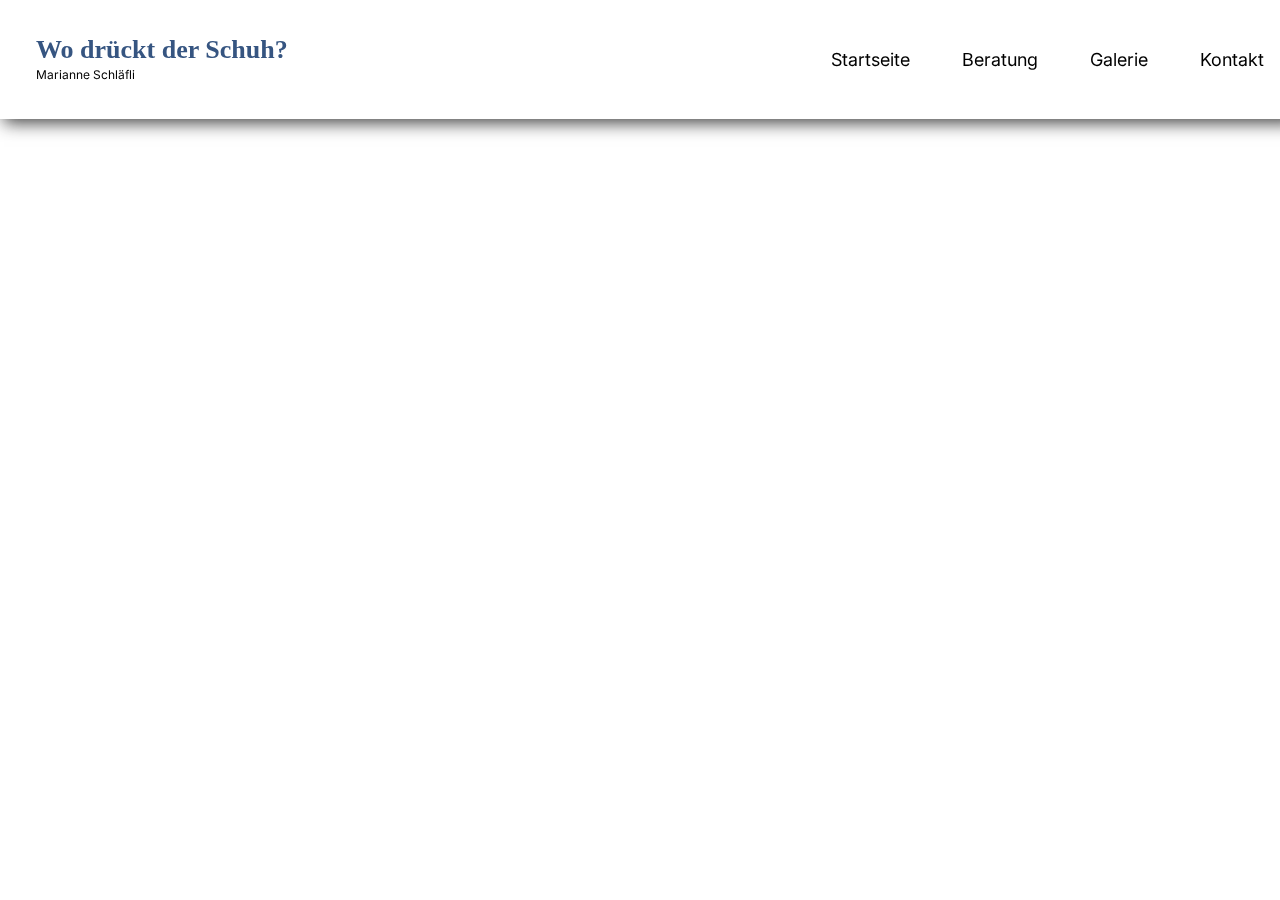
<file: header.html>
<head>
        <!-- Carattere -->
        <link rel="preconnect" href="https://fonts.googleapis.com">
        <link rel="preconnect" href="https://fonts.gstatic.com" crossorigin>
        <link href="https://fonts.googleapis.com/css2?family=Carattere&display=swap" rel="stylesheet">

        <!-- Inter -->
        <link rel="preconnect" href="https://fonts.googleapis.com">
        <link rel="preconnect" href="https://fonts.gstatic.com" crossorigin>
        <link href="https://fonts.googleapis.com/css2?family=Inter:wght@100;200;300;400;500;600;700;800;900&display=swap" rel="stylesheet">

        <link href="style.css" rel="stylesheet">
        <link rel="stylesheet" href="https://cdnjs.cloudflare.com/ajax/libs/font-awesome/4.7.0/css/font-awesome.min.css">
    </head>
    <body>            
        <header class="shadowHeader">
            <a href="#default" class="logo">
                <h1>Wo drückt der Schuh?</h1>
                <h2>Marianne Schläfli</h2>
            </a>
            <div class="topnav" id="myTopnav">
                <a href="javascript:void(0);" style="width: 16px;" class="icon" onclick="myFunction()">
                    <i class="fa fa-bars"></i>
                </a>
                    <a style="width: 90%;" href="#home" class="active">Startseite</a>
                    <a style="width: 90%;" href="#beratung">Beratung</a>
                    <a style="width: 90%;" href="#galerie">Galerie</a>
                    <a style="width: 90%;" href="#kontakt">Kontakt</a>
                </div>
        </header>          
        </body>
</file>
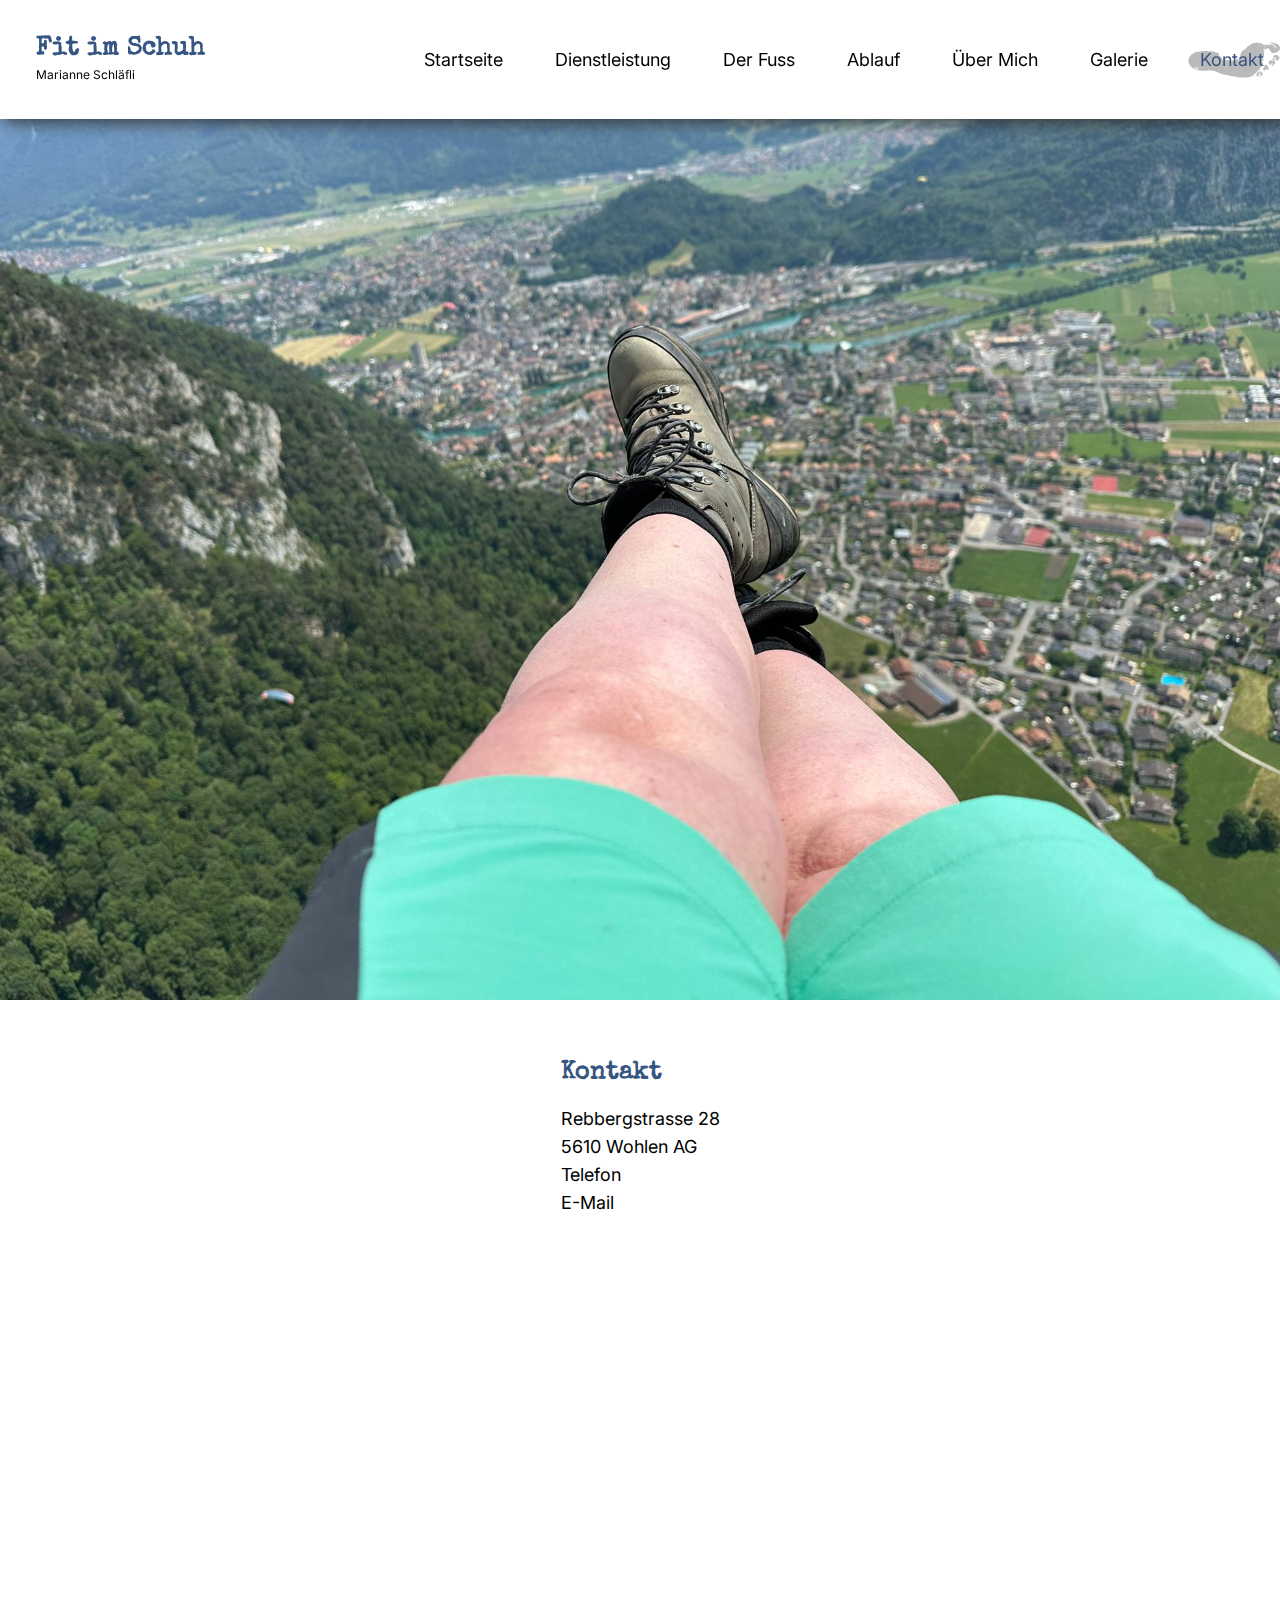
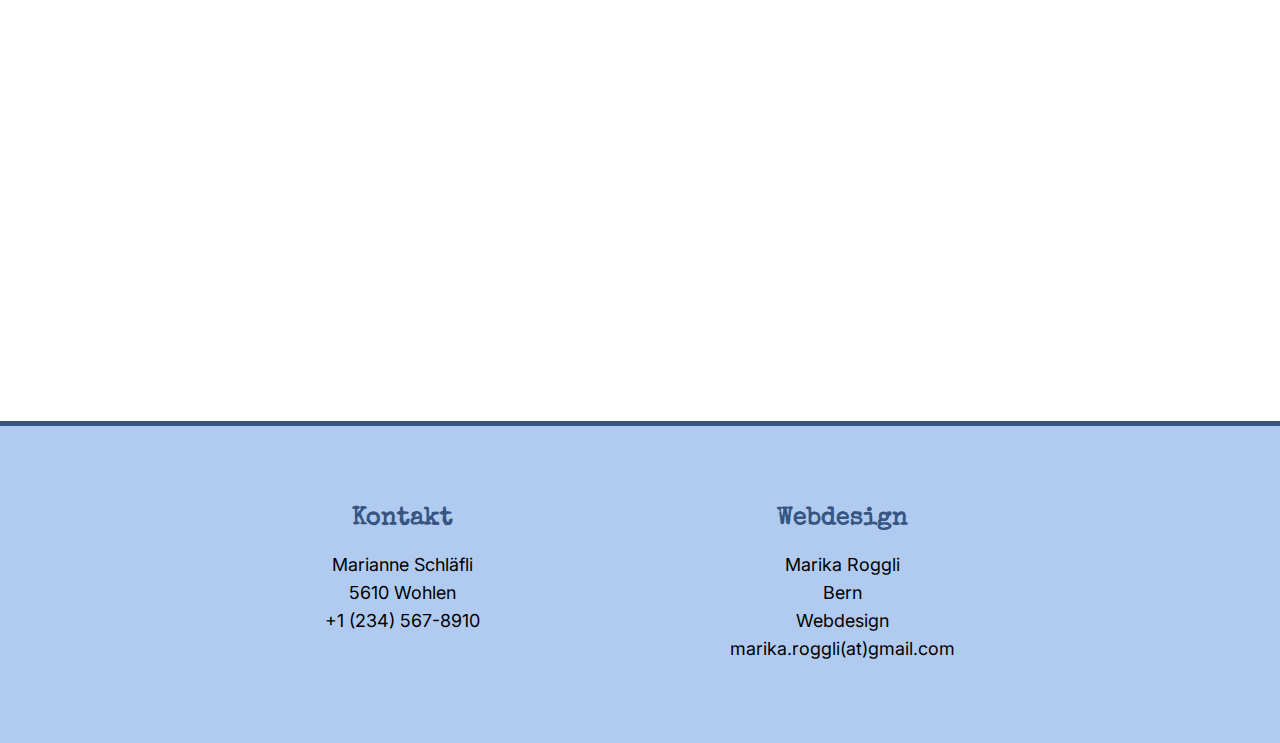
<file: kontakt.html>
<!DOCTYPE html>
<html lang="de" dir="ltr">
    <head>
        <meta charset="utf-8">
        <meta name="viewport" content="width=device-width, initial-scale=1">
        <title>Kontakt - Marianne Schläfli</title>
        <!-- Gurajada -->
        <link rel="preconnect" href="https://fonts.googleapis.com">
        <link rel="preconnect" href="https://fonts.gstatic.com" crossorigin>
        <link href="https://fonts.googleapis.com/css2?family=Gurajada&display=swap" rel="stylesheet">

        <link rel="preconnect" href="https://fonts.googleapis.com">
        <link rel="preconnect" href="https://fonts.gstatic.com" crossorigin>
        <link href="https://fonts.googleapis.com/css2?family=Special+Elite&display=swap" rel="stylesheet">
        
        <!-- Inter -->
        <link rel="preconnect" href="https://fonts.googleapis.com">
        <link rel="preconnect" href="https://fonts.gstatic.com" crossorigin>
        <link href="https://fonts.googleapis.com/css2?family=Inter:wght@100;200;300;400;500;600;700;800;900&display=swap" rel="stylesheet">

        <!-- CSS -->
        <link href="css/style.css" rel="stylesheet">
        <link rel="stylesheet" href="https://cdnjs.cloudflare.com/ajax/libs/font-awesome/4.7.0/css/font-awesome.min.css">
    </head>
    <body>
        <header class="shadowHeader">
            <a href="#default" class="logo">
                <h1>Fit im Schuh</h1>
                <h2>Marianne Schläfli</h2>
            </a>
            <div class="topnav" id="myTopnav">
                <a href="javascript:void(0);" style="width: 16px;" class="icon" onclick="myFunction()">
                    <i class="fa fa-bars"></i>
                </a>
                    <a class="categorieeins" href="index.html">Startseite</a>
                    <a class="categoriezwei" href="dienstleistungen.html">Dienstleistung</a>
                    <a class="categorieeins" href="fuss.html">Der Fuss</a>
                    <a class="categoriezwei" href="ablauf.html">Ablauf</a>
                    <a class="categorieeins" href="uebermich.html">Über Mich</a>
                    <a class="categoriezwei" href="galerie.html">Galerie</a>
                    <a class="categorieeins active" href="kontakt.html">Kontakt</a>
                </div>
        </header>
        <div class="header headerImg6">
        </div>
        <section class="container center">          
          <div class="Text">
              <h3>Kontakt</h3>
              <p>Rebbergstrasse 28 <br>
                5610 Wohlen AG <br>
                Telefon <br>
                E-Mail
                </p>
          </div>
      </section>
      <div class="kontaktformular_selbst">
        <iframe class="Text" src="kontakt.php" style="border: none; width:100%; height:700px; margin: 0 0 0 1%;"></iframe>
      </div>
        <div class="Line"></div>
        <footer>
            <div class="FooterText">
                <h3 style="text-align: center;">Kontakt</h3>
                <p style="text-align: center;">Marianne Schläfli<br>
                    5610 Wohlen<br>
                    +1 (234) 567-8910
                </p>
            </div>
            <div>
                <h3 style="text-align: center;">Webdesign</h3>
                <p style="text-align: center;">Marika Roggli<br>
                    Bern<br>
                    Webdesign<br>
                    marika.roggli(at)gmail.com
                </p>
            </div>
        </footer>
    </body>
</html>

<script>
    function myFunction() {
      var x = document.getElementById("myTopnav");
      if (x.className === "topnav") {
        x.className += " responsive";
      } else {
        x.className = "topnav";
      }
    }
</script>
</file>
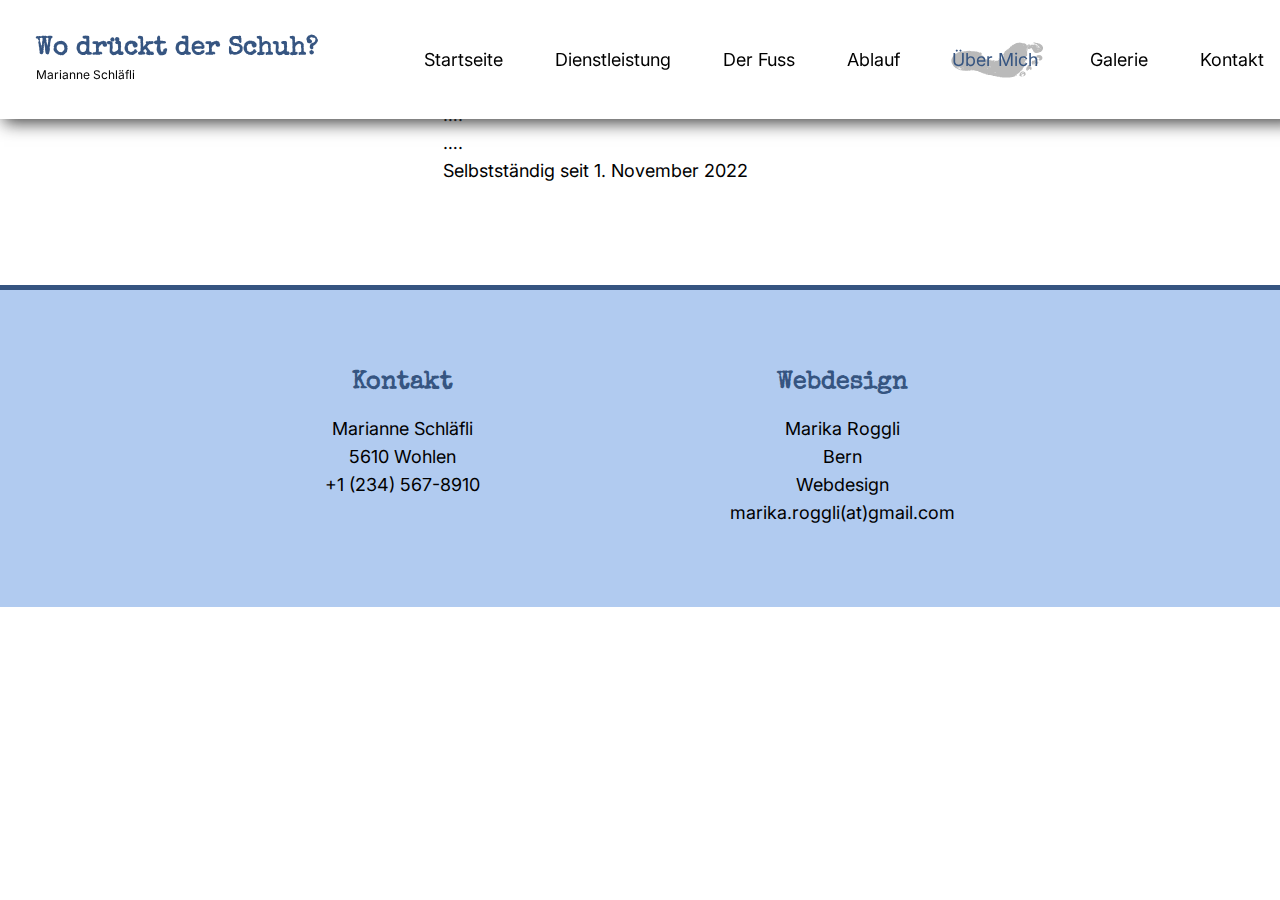
<file: uebermich.html>
<!DOCTYPE html>
<html lang="de" dir="ltr">
    <head>
        <meta charset="utf-8">
        <meta name="viewport" content="width=device-width, initial-scale=1">
        <title>Der Fuss - Marianne Schläfli</title>
        <!-- Gurajada -->
        <link rel="preconnect" href="https://fonts.googleapis.com">
        <link rel="preconnect" href="https://fonts.gstatic.com" crossorigin>
        <link href="https://fonts.googleapis.com/css2?family=Gurajada&display=swap" rel="stylesheet">

        <link rel="preconnect" href="https://fonts.googleapis.com">
        <link rel="preconnect" href="https://fonts.gstatic.com" crossorigin>
        <link href="https://fonts.googleapis.com/css2?family=Special+Elite&display=swap" rel="stylesheet">
        
        <!-- Inter -->
        <link rel="preconnect" href="https://fonts.googleapis.com">
        <link rel="preconnect" href="https://fonts.gstatic.com" crossorigin>
        <link href="https://fonts.googleapis.com/css2?family=Inter:wght@100;200;300;400;500;600;700;800;900&display=swap" rel="stylesheet">

        <!-- CSS -->
        <link href="style.css" rel="stylesheet">
        <link rel="stylesheet" href="https://cdnjs.cloudflare.com/ajax/libs/font-awesome/4.7.0/css/font-awesome.min.css">
    </head>
    <body>
        <header class="shadowHeader">
            <a href="#default" class="logo">
                <h1>Wo drückt der Schuh?</h1>
                <h2>Marianne Schläfli</h2>
            </a>
            <div class="topnav" id="myTopnav">
                <a href="javascript:void(0);" style="width: 16px;" class="icon" onclick="myFunction()">
                    <i class="fa fa-bars"></i>
                </a>
                    <a class="categorieeins" href="index.html">Startseite</a>
                    <a class="categoriezwei" href="dienstleistungen.html">Dienstleistung</a>
                    <a class="categorieeins" href="fuss.html">Der Fuss</a>
                    <a class="categoriezwei" href="ablauf.html">Ablauf</a>
                    <a class="categorieeins active" href="uebermich.html">Über Mich</a>
                    <a class="categoriezwei" href="galerie.html">Galerie</a>
                    <a class="categorieeins" href="kontakt.html">Kontakt</a>
                </div>
        </header>
        <div class="headerImg">
        </div>
        <section class="container center">          
          <div class="Text">
              <h3>Über Mich</h3>
              <p>Ich habe über 35jahre Berufserfahrung.<br>
                Angefangen mit der Lehre als Schuhverkäuferin<br>
                ….<br>
                ….<br>
                Selbstständig seit 1. November 2022
                </p>
          </div>
      </section>
        <div class="Line"></div>
        <footer>
            <div class="FooterText">
                <h3 style="text-align: center;">Kontakt</h3>
                <p style="text-align: center;">Marianne Schläfli<br>
                    5610 Wohlen<br>
                    +1 (234) 567-8910
                </p>
            </div>
            <div>
                <h3 style="text-align: center;">Webdesign</h3>
                <p style="text-align: center;">Marika Roggli<br>
                    Bern<br>
                    Webdesign<br>
                    marika.roggli(at)gmail.com
                </p>
            </div>
        </footer>
    </body>
</html>

<script>
    function myFunction() {
      var x = document.getElementById("myTopnav");
      if (x.className === "topnav") {
        x.className += " responsive";
      } else {
        x.className = "topnav";
      }
    }
</script>
</file>
<file: css/style.css>
ol, ul {
	list-style: none;
}

a {
  text-decoration: none;
}

html, body, div, span, applet, object, iframe,
h1, h2, h3, h4, h5, h6, p, blockquote, pre,
a, abbr, acronym, address, big, cite, code,
del, dfn, em, img, ins, kbd, q, s, samp,
small, strike, strong, sub, sup, tt, var,
b, u, i, center,
dl, dt, dd, ol, ul, li,
fieldset, form, label, legend,
table, caption, tbody, tfoot, thead, tr, th, td,
article, aside, canvas, details, embed,
figure, figcaption, footer, header, hgroup,
menu, nav, output, ruby, section, summary,
time, mark, audio, video {
	margin: 0;
	padding: 0;
	border: 0;
	font-size: 100%;
	font: inherit;
	vertical-align: baseline;
}
* {
  margin: 0;
  padding: 0;
  font-family: arial, sans-serif;
}

h1 {
    font-family: 'Special Elite', cursive;
    color: #365581;
    font-size: 26px;
    font-weight: 600;
}

h2 {
    font-family: 'Inter', sans-serif; 
    font-size: 12px;
}

h3 {
    font-family: 'Special Elite', cursive;
    color: #365581;
    font-size: 25px;
    font-weight: 600;
    padding-bottom: 20px;
}

h4 {
    font-family: 'Special Elite', cursive;
    color: #303030;
    font-size: 30px;
    text-align: center;
}

p {
    font-family: 'Inter', sans-serif; 
    font-size: 18px;
    line-height: 28px;
}

strong {
    font-weight: 800;
    font-family: 'Special Elite', cursive;
    color: #365581;
    font-size: 25px;
}

a {
    font-family: 'Inter', sans-serif;
}

header {
    overflow: hidden;
    background-color: #fff;
    padding: 20px 10px;
    z-index: 1;
    position: fixed;
    width: 100%;
    display: flex;
    flex-wrap: nowrap;
    justify-content: space-between;
}

header a {
    color: black;
    padding: 12px 26px;
    text-decoration: none;
    font-size: 18px;
    line-height: 25px;
    white-space: nowrap;
}

.flex {
  display: flex;
}

/*------------ Categorie eins -------------*/

.categorie {
    width: 100%;
    text-align: center;
}

header a.categorieeins:hover {
    color: black;
    background-image: url(../img/Fuss-02.svg);
    background-size: 100% 100%;
}

header a.categorieeins.active {
    color: #365581;
    background-image: url(../img/Fuss-02.svg);
    background-size: 100% 100%;
}

/*------------ Categorie zwei -------------*/

header a.categoriezwei:hover {
    color: black;
    background-image: url(../img/Fuss-01.svg);
    background-size: 100% 100%;
}

header a.categoriezwei.active {
    color: #365581;
    background-image: url(../img/Fuss-01.svg);
    background-size: 100% 100%;
}

/*------------------ Navigation & Bild -----------------*/

.logo {
    padding-top: 17px;
}

.topnav .icon {
    display: none;
}

.topnav {
    display: flex;
    align-items: center;
}

.headerImg1 {
    background-image: url(../img/Header/Header2.jpg);
}

.headerImg2 {
  background-image: url(../img/Header/Original.jpg);
}

.headerImg3 {
  background-image: url(../img/Header/Header1.jpg);
}

.headerImg4 {
  background-image: url(../img/Header/Header4.jpg);
}

.headerImg5 {
  background-image: url(../img/Header/Header20_2.jpg);
  background-position: center!important;
}

.headerImg6 {
  background-image: url(../img/Header/Header13.jpg);
}

.headerImg7 {
  background-image: url(../img/Header/Header9.jpg);
}

.header {
  width: 100%;
  height: 1000px;
  background-position: bottom;
  background-repeat: no-repeat;
  background-size: cover;
  margin-bottom: 60px;
}

.shadowHeader {
    -webkit-box-shadow: 0px 8px 16px -4px rgba(48,48,48,0.9);
       -moz-box-shadow: 0px 8px 16px -4px rgba(48,48,48,0.9);
            box-shadow: 0px 8px 16px -4px rgba(48,48,48,0.9);
}

.container {
    margin: 0 200px;
}

.center {
    display: flex;
    flex-direction: column;
    align-items: center;
}

.containerButton {
  display: flex;
  align-items: center;
  justify-content: center;
  margin: 100px 0;
  width: 500px;
  height: 200px;
  background-image: url(../img/Fuss-01.svg);
  background-size: 100% 100%;
  cursor: pointer;
}

.containerButton:hover {
    background-image: url(../img/Fuss-01_blau.svg);
}

.containerButton a {
    font-family: 'Special Elite', cursive;
    color: #365581;
    font-size: 50px;
    font-weight: 500;
}

/*--------------------- Cards ----------------------*/

.Text {
    margin-bottom: 100px;
}

.cards {
    display: flex;
    margin-bottom: 100px;
    flex-wrap: wrap;
    justify-content: center;
}

.cardTitle {
    justify-content: center;
    align-content: center;
}

.card {
    padding: 2px 16px;
}

li {
    list-style-type: disc;
}

.listebild {
    padding: 20px 40px;
    border-bottom: 1px solid #365581;
    border-left: 1px solid #365581;
    border-right: 1px solid #365581;
    border-radius: 0px 0px 5px 5px;
    max-width: 210px;
    margin: 0 10px;
    height: 280px;
}

.list {
  padding: 0 15px;
  display: flex;
  flex-direction: row-reverse;
  align-items: center;
}

.list_container {
  display: flex; 
  margin-bottom: 15px;
}

/*----------------- flip card ------------------*/

  .cards_item {
    display: flex;
    padding: 1rem;
    justify-content: center;
  }
  
  .card_image {
    position: relative;
  }
  
  .card_image img {
    width: 100%;
    height: 100%;
    object-fit: cover;
  }

  /* ------------- card Community ------------- */

  .card_community_border {
    border: 3px solid #F57FC1;
  }

  .card_community {
    position: absolute;
    bottom: 8px;
    right: 8px;
    display: flex;
    justify-content: center;
    align-items: center;
    width: 45px;
    height: 45px;
    border-radius: 0.25rem;
    background-color: #F57FC1;
    font-size: 18px;
    font-weight: 700;
  }

  .card_community_list {
    display: flex;
    justify-content: center;
    align-items: center;
    width: 45px;
    height: 45px;
    border-radius: 0.25rem;
    background-color: #F57FC1;
    margin-right: 10px;
  }
  
  .card_community span {
    font-size: 12px;
    margin-top: -2px;
  }

  /* ------------- card tools ------------- */

  .card_tools_border {
    border: 3px solid #365581;
  }

  .card_tools {
    position: absolute;
    bottom: 8px;
    right: 8px;
    display: flex;
    justify-content: center;
    align-items: center;
    width: 45px;
    height: 45px;
    border-radius: 0.25rem;
    background-color: #365581;
    font-size: 18px;
    font-weight: 700;
  }

  .card_tools_list {
    display: flex;
    justify-content: center;
    align-items: center;
    width: 45px;
    height: 45px;
    border-radius: 0.25rem;
    background-color: #365581;
    margin-right: 10px;
  }
  
  .card_tools span {
    font-size: 12px;
    margin-top: -2px;
  }

  .fa {
    color: white;
  }

  /* ------------- card work ------------- */

  .card_work_border {
    border: 3px solid #3BA836;
  }

  .card_work {
    position: absolute;
    bottom: 8px;
    right: 8px;
    display: flex;
    justify-content: center;
    align-items: center;
    width: 45px;
    height: 45px;
    border-radius: 0.25rem;
    background-color: #3BA836;
    font-size: 18px;
    font-weight: 700;
  }

  .card_work_list {
    display: flex;
    justify-content: center;
    align-items: center;
    width: 45px;
    height: 45px;
    border-radius: 0.25rem;
    background-color: #3BA836;
    margin-right: 10px;
  }

  .card_work span {
    font-size: 12px;
    margin-top: -2px;
  }

/* ------------- end ------------- */

  .cardnew {
    background-color: white;
    border-radius: 0.25rem;
    box-shadow: 0 20px 40px -14px rgba(0, 0, 0, 0.25);
    display: flex;
    flex-direction: column;
    overflow: hidden;
  }

  .maxwidth {
    width: 300px;
  }
  
  .card_content {
    position: relative;
    padding: 16px 12px 32px 24px;
    margin: 16px 8px 8px 0;
  }
  
  .card_content::-webkit-scrollbar {
    width: 8px;
  }
  
  .card_content::-webkit-scrollbar-track {
    box-shadow: 0;
    border-radius: 0;
  }
  
  .card_content::-webkit-scrollbar-thumb {
    background: #365581;
    border-radius: 15px;
  }
  
  .card_title {
    position: relative;
    margin: 0 0 24px;
    padding-bottom: 10px;
    text-align: center;
    font-size: 20px;
    font-weight: 700;
  }
  
  .card_title::after {
    position: absolute;
    display: block;
    width: 50px;
    height: 2px;
    bottom: 0;
    left: 50%;
    transform: translateX(-50%);
    background-color: #365581;
    content: "";
  }
  
  hr {
    margin: 24px auto;
    width: 50px;
    border-top: 2px solid #365581;
  }
  
  .card_text p {
    margin: 0 0 24px;
    font-size: 14px;
    line-height: 1.5;
  }
  
  .card_text p:last-child {
    margin: 0;
  }

  ul {
    display: block;
    padding-left: 15px;
  }
  
  ul li {
    display: block;
    position: relative;
  }
  
  ul li:not(:last-child) {
    margin-bottom: 16px;
  }
  
  ul li:before {
    content: "";
    position: absolute;
    top: 1.2em;
    left: -20px;
    margin-top: -.9em;
    background: #B1CBF0;
    height: 10px;
    width: 10px;
    border-radius: 50%;
  }
  

/*--------------------- Testimonial -----------------------*/
blockquote {
    font-family: 'Special Elite', cursive;
    color: #3f3f5a;
	font-weight: 100;
	font-size: 2rem;
	max-width: 600px;
	line-height: 1.4;
	position: relative;
	margin: 0;
	padding: .5rem;
}

blockquote:before,
blockquote:after {
	position: absolute;
	color: #f1efe6;
	font-size: 8rem;
	width: 4rem;
	height: 4rem;
}

blockquote:before {
	content: url(../img/Fuss-01_blau_hoch.svg);
	left: -5rem;
	top: -2rem;
}

blockquote:after {
	content: url(../img/Fuss-01_blau_hoch2.svg);
	right: -5rem;
	bottom: 1rem;
}
cite {
	line-height: 3;
	text-align: left;
    font-family: 'Inter', sans-serif; 
    font-size: 14px;
}

/* ---------------- Footer ----------------*/

.Line {
    background-color: #365581;
    width: 100%;
    height: 5px;
}

footer {
    background-color: #B1CBF0;
    display: flex;
    justify-content: center;
    padding: 80px 0;
    gap: 250px;
    flex-wrap: wrap;
}

.FooterText {
    align-items: center;
}

/* ---------------- IMG ----------------*/

.imgMarianne {
  margin-left: 50px;
}

.imgMarianne img {
  border-radius: 4px;
}

.kontaktformular {
    width: 100%;
    display: flex;
    flex-direction: column;
    align-items: center;
}

/*---------------- media ----------------*/
@media screen and (max-width: 1400px) {
    .card {
        display: flex;
        flex-direction: row;
    }

    .listebild {
        border: 1px solid #365581;
        border-radius: 5px;
        width: 500px;
    }

    .cards {
        flex-wrap: wrap;
        justify-content: center;
    }
}

@media (max-width: 790px) {
    .topnav a:not(:first-child) {display: none;}
    .topnav a.icon {
      float: right;
      display: block;
    }
}

@media screen and (max-width: 790px) {
    header a {
        text-align: left;
    }
    .header-right {
        float: none;
    }
    .container {
        margin: 50px;
    }
    footer {
        gap: 100px;
    }

    .logo {
        width: 50%;
    }

    .topnav.responsive {
        display: flex;
        flex-direction: column;
        width: 100%;
    }

    .topnav.responsive .icon {
      position: absolute;
      right: 10px;
      top: 35px;
    }

    .topnav {
        display: flex;
        align-items: center;
    }

    .topnav.responsive a {
      float: none;
      display: block;
      text-align: left;
    }

    header {
        display: flex;
        flex-wrap: wrap;
    }

    .flex {
      flex-direction: column;
    }

    .imgMarianne {
      margin-left: 0;
    }

    .header {
      height: 500px;
    }

    .list_container {
      flex-direction: column;
      align-items: flex-start;
    }

    .list {
      padding-bottom: 10px;
    }
}

@media (max-width: 750px) {
    .cards {
        display: flex;
        justify-content: center;
        margin-bottom: 100px;
        flex-wrap: wrap;
        gap: 20px;
        width: 100%;
    }

    .card {
        display: flex;
        flex-direction: column;
    }

    .listebild {
        border-top: none;
        border-radius: 0px 0px 5px 5px;
    }

    .flex {
      flex-direction: column;
    }

    .imgMarianne {
      margin-left: 0;
    }

    .header {
      height: 500px;
    }

    .list_container {
      flex-direction: column;
      align-items: flex-start;
    }

    .list {
      padding-bottom: 10px;
    }
}
</file>
<file: style.css>
ol, ul {
	list-style: none;
}

a {
  text-decoration: none;
}

html, body, div, span, applet, object, iframe,
h1, h2, h3, h4, h5, h6, p, blockquote, pre,
a, abbr, acronym, address, big, cite, code,
del, dfn, em, img, ins, kbd, q, s, samp,
small, strike, strong, sub, sup, tt, var,
b, u, i, center,
dl, dt, dd, ol, ul, li,
fieldset, form, label, legend,
table, caption, tbody, tfoot, thead, tr, th, td,
article, aside, canvas, details, embed,
figure, figcaption, footer, header, hgroup,
menu, nav, output, ruby, section, summary,
time, mark, audio, video {
	margin: 0;
	padding: 0;
	border: 0;
	font-size: 100%;
	font: inherit;
	vertical-align: baseline;
}
* {
  margin: 0;
  padding: 0;
  font-family: arial, sans-serif;
}

h1 {
    font-family: 'Special Elite', cursive;
    color: #365581;
    font-size: 26px;
    font-weight: 600;
}

h2 {
    font-family: 'Inter', sans-serif; 
    font-size: 12px;
}

h3 {
    font-family: 'Special Elite', cursive;
    color: #365581;
    font-size: 25px;
    font-weight: 600;
    padding-bottom: 20px;
}

h4 {
    font-family: 'Special Elite', cursive;
    color: #303030;
    font-size: 30px;
    text-align: center;
}

p {
    font-family: 'Inter', sans-serif; 
    font-size: 18px;
    line-height: 28px;
}

strong {
    font-weight: 800;
    font-family: 'Special Elite', cursive;
    color: #365581;
    font-size: 25px;
}

a {
    font-family: 'Inter', sans-serif;
}

header {
    overflow: hidden;
    background-color: #fff;
    padding: 20px 10px;
    z-index: 1;
    position: fixed;
    width: 100%;
    display: flex;
    flex-wrap: nowrap;
    justify-content: space-between;
}

header a {
    color: black;
    padding: 12px 26px;
    text-decoration: none;
    font-size: 18px;
    line-height: 25px;
    white-space: nowrap;
}

.flex {
  display: flex;
}

/*------------ Categorie eins -------------*/

.categorie {
    width: 100%;
    text-align: center;
}

header a.categorieeins:hover {
    color: black;
    background-image: url(img/Fuss-02.svg);
    background-size: 100% 100%;
}

header a.categorieeins.active {
    color: #365581;
    background-image: url(img/Fuss-02.svg);
    background-size: 100% 100%;
}

/*------------ Categorie zwei -------------*/

header a.categoriezwei:hover {
    color: black;
    background-image: url(img/Fuss-01.svg);
    background-size: 100% 100%;
}

header a.categoriezwei.active {
    color: #365581;
    background-image: url(img/Fuss-01.svg);
    background-size: 100% 100%;
}

/*------------------ Navigation & Bild -----------------*/

.logo {
    padding-top: 17px;
}

.topnav .icon {
    display: none;
}

.topnav {
    display: flex;
    align-items: center;
}

.headerImg1 {
    background-image: url(img/Header/Header2.jpg);
}

.headerImg2 {
  background-image: url(img/Header/Original.jpg);
}

.headerImg3 {
  background-image: url(img/Header/Header1.jpg);
}

.headerImg4 {
  background-image: url(img/Header/Header4.jpg);
}

.headerImg5 {
  background-image: url(img/Header/Header20_2.jpg);
  background-position: center!important;
}

.headerImg6 {
  background-image: url(img/Header/Header13.jpg);
}

.headerImg7 {
  background-image: url(img/Header/Header9.jpg);
}

.header {
  width: 100%;
  height: 1000px;
  background-position: bottom;
  background-repeat: no-repeat;
  background-size: cover;
  margin-bottom: 60px;
}

.shadowHeader {
    -webkit-box-shadow: 0px 8px 16px -4px rgba(48,48,48,0.9);
       -moz-box-shadow: 0px 8px 16px -4px rgba(48,48,48,0.9);
            box-shadow: 0px 8px 16px -4px rgba(48,48,48,0.9);
}

.container {
    margin: 0 200px;
}

.center {
    display: flex;
    flex-direction: column;
    align-items: center;
}

.containerButton {
  display: flex;
  align-items: center;
  justify-content: center;
  margin: 100px 0;
  width: 500px;
  height: 200px;
  background-image: url(img/Fuss-01.svg);
  background-size: 100% 100%;
  cursor: pointer;
}

.containerButton:hover {
    background-image: url(img/Fuss-01_blau.svg);
}

.containerButton a {
    font-family: 'Special Elite', cursive;
    color: #365581;
    font-size: 50px;
    font-weight: 500;
}

/*--------------------- Cards ----------------------*/

.Text {
    margin-bottom: 100px;
}

.cards {
    display: flex;
    margin-bottom: 100px;
    flex-wrap: wrap;
    justify-content: center;
}

.cardTitle {
    justify-content: center;
    align-content: center;
}

.card {
    padding: 2px 16px;
}

li {
    list-style-type: disc;
}

.listebild {
    padding: 20px 40px;
    border-bottom: 1px solid #365581;
    border-left: 1px solid #365581;
    border-right: 1px solid #365581;
    border-radius: 0px 0px 5px 5px;
    max-width: 210px;
    margin: 0 10px;
    height: 280px;
}

.list {
  padding: 0 15px;
  display: flex;
  flex-direction: row-reverse;
  align-items: center;
}

.list_container {
  display: flex; 
  margin-bottom: 15px;
}

/*----------------- flip card ------------------*/

  .cards_item {
    display: flex;
    padding: 1rem;
    justify-content: center;
  }
  
  .card_image {
    position: relative;
  }
  
  .card_image img {
    width: 100%;
    height: 100%;
    object-fit: cover;
  }

  /* ------------- card Community ------------- */

  .card_community_border {
    border: 3px solid #F57FC1;
  }

  .card_community {
    position: absolute;
    bottom: 8px;
    right: 8px;
    display: flex;
    justify-content: center;
    align-items: center;
    width: 45px;
    height: 45px;
    border-radius: 0.25rem;
    background-color: #F57FC1;
    font-size: 18px;
    font-weight: 700;
  }

  .card_community_list {
    display: flex;
    justify-content: center;
    align-items: center;
    width: 45px;
    height: 45px;
    border-radius: 0.25rem;
    background-color: #F57FC1;
    margin-right: 10px;
  }
  
  .card_community span {
    font-size: 12px;
    margin-top: -2px;
  }

  /* ------------- card tools ------------- */

  .card_tools_border {
    border: 3px solid #365581;
  }

  .card_tools {
    position: absolute;
    bottom: 8px;
    right: 8px;
    display: flex;
    justify-content: center;
    align-items: center;
    width: 45px;
    height: 45px;
    border-radius: 0.25rem;
    background-color: #365581;
    font-size: 18px;
    font-weight: 700;
  }

  .card_tools_list {
    display: flex;
    justify-content: center;
    align-items: center;
    width: 45px;
    height: 45px;
    border-radius: 0.25rem;
    background-color: #365581;
    margin-right: 10px;
  }
  
  .card_tools span {
    font-size: 12px;
    margin-top: -2px;
  }

  .fa {
    color: white;
  }

  /* ------------- card work ------------- */

  .card_work_border {
    border: 3px solid #3BA836;
  }

  .card_work {
    position: absolute;
    bottom: 8px;
    right: 8px;
    display: flex;
    justify-content: center;
    align-items: center;
    width: 45px;
    height: 45px;
    border-radius: 0.25rem;
    background-color: #3BA836;
    font-size: 18px;
    font-weight: 700;
  }

  .card_work_list {
    display: flex;
    justify-content: center;
    align-items: center;
    width: 45px;
    height: 45px;
    border-radius: 0.25rem;
    background-color: #3BA836;
    margin-right: 10px;
  }

  .card_work span {
    font-size: 12px;
    margin-top: -2px;
  }

/* ------------- end ------------- */

  .cardnew {
    background-color: white;
    border-radius: 0.25rem;
    box-shadow: 0 20px 40px -14px rgba(0, 0, 0, 0.25);
    display: flex;
    flex-direction: column;
    overflow: hidden;
  }

  .maxwidth {
    width: 300px;
  }
  
  .card_content {
    position: relative;
    padding: 16px 12px 32px 24px;
    margin: 16px 8px 8px 0;
  }
  
  .card_content::-webkit-scrollbar {
    width: 8px;
  }
  
  .card_content::-webkit-scrollbar-track {
    box-shadow: 0;
    border-radius: 0;
  }
  
  .card_content::-webkit-scrollbar-thumb {
    background: #365581;
    border-radius: 15px;
  }
  
  .card_title {
    position: relative;
    margin: 0 0 24px;
    padding-bottom: 10px;
    text-align: center;
    font-size: 20px;
    font-weight: 700;
  }
  
  .card_title::after {
    position: absolute;
    display: block;
    width: 50px;
    height: 2px;
    bottom: 0;
    left: 50%;
    transform: translateX(-50%);
    background-color: #365581;
    content: "";
  }
  
  hr {
    margin: 24px auto;
    width: 50px;
    border-top: 2px solid #365581;
  }
  
  .card_text p {
    margin: 0 0 24px;
    font-size: 14px;
    line-height: 1.5;
  }
  
  .card_text p:last-child {
    margin: 0;
  }

  ul {
    display: block;
    padding-left: 15px;
  }
  
  ul li {
    display: block;
    position: relative;
  }
  
  ul li:not(:last-child) {
    margin-bottom: 16px;
  }
  
  ul li:before {
    content: "";
    position: absolute;
    top: 1.2em;
    left: -20px;
    margin-top: -.9em;
    background: #B1CBF0;
    height: 10px;
    width: 10px;
    border-radius: 50%;
  }
  

/*--------------------- Testimonial -----------------------*/
blockquote {
    font-family: 'Special Elite', cursive;
    color: #3f3f5a;
	font-weight: 100;
	font-size: 2rem;
	max-width: 600px;
	line-height: 1.4;
	position: relative;
	margin: 0;
	padding: .5rem;
}

blockquote:before,
blockquote:after {
	position: absolute;
	color: #f1efe6;
	font-size: 8rem;
	width: 4rem;
	height: 4rem;
}

blockquote:before {
	content: url(img/Fuss-01_blau_hoch.svg);
	left: -5rem;
	top: -2rem;
}

blockquote:after {
	content: url(img/Fuss-01_blau_hoch2.svg);
	right: -5rem;
	bottom: 1rem;
}
cite {
	line-height: 3;
	text-align: left;
    font-family: 'Inter', sans-serif; 
    font-size: 14px;
}

/* ---------------- Footer ----------------*/

.Line {
    background-color: #365581;
    width: 100%;
    height: 5px;
}

footer {
    background-color: #B1CBF0;
    display: flex;
    justify-content: center;
    padding: 80px 0;
    gap: 250px;
    flex-wrap: wrap;
}

.FooterText {
    align-items: center;
}

/* ---------------- IMG ----------------*/

.imgMarianne {
  margin-left: 50px;
}

.imgMarianne img {
  border-radius: 4px;
}

/*---------------- media ----------------*/
@media screen and (max-width: 1400px) {
    .card {
        display: flex;
        flex-direction: row;
    }

    .listebild {
        border: 1px solid #365581;
        border-radius: 5px;
        width: 500px;
    }

    .cards {
        flex-wrap: wrap;
        justify-content: center;
    }
}

@media (max-width: 790px) {
    .topnav a:not(:first-child) {display: none;}
    .topnav a.icon {
      float: right;
      display: block;
    }
}

@media screen and (max-width: 790px) {
    header a {
        text-align: left;
    }
    .header-right {
        float: none;
    }
    .container {
        margin: 50px;
    }
    footer {
        gap: 100px;
    }

    .logo {
        width: 50%;
    }

    .topnav.responsive {
        display: flex;
        flex-direction: column;
        width: 100%;
    }

    .topnav.responsive .icon {
      position: absolute;
      right: 10px;
      top: 35px;
    }

    .topnav {
        display: flex;
        align-items: center;
    }

    .topnav.responsive a {
      float: none;
      display: block;
      text-align: left;
    }

    header {
        display: flex;
        flex-wrap: wrap;
    }

    .flex {
      flex-direction: column;
    }

    .imgMarianne {
      margin-left: 0;
    }

    .header {
      height: 500px;
    }

    .list_container {
      flex-direction: column;
      align-items: flex-start;
    }

    .list {
      padding-bottom: 10px;
    }
}

@media (max-width: 750px) {
    .cards {
        display: flex;
        justify-content: center;
        margin-bottom: 100px;
        flex-wrap: wrap;
        gap: 20px;
        width: 100%;
    }

    .card {
        display: flex;
        flex-direction: column;
    }

    .listebild {
        border-top: none;
        border-radius: 0px 0px 5px 5px;
    }

    .flex {
      flex-direction: column;
    }

    .imgMarianne {
      margin-left: 0;
    }

    .header {
      height: 500px;
    }

    .list_container {
      flex-direction: column;
      align-items: flex-start;
    }

    .list {
      padding-bottom: 10px;
    }
}
</file>
